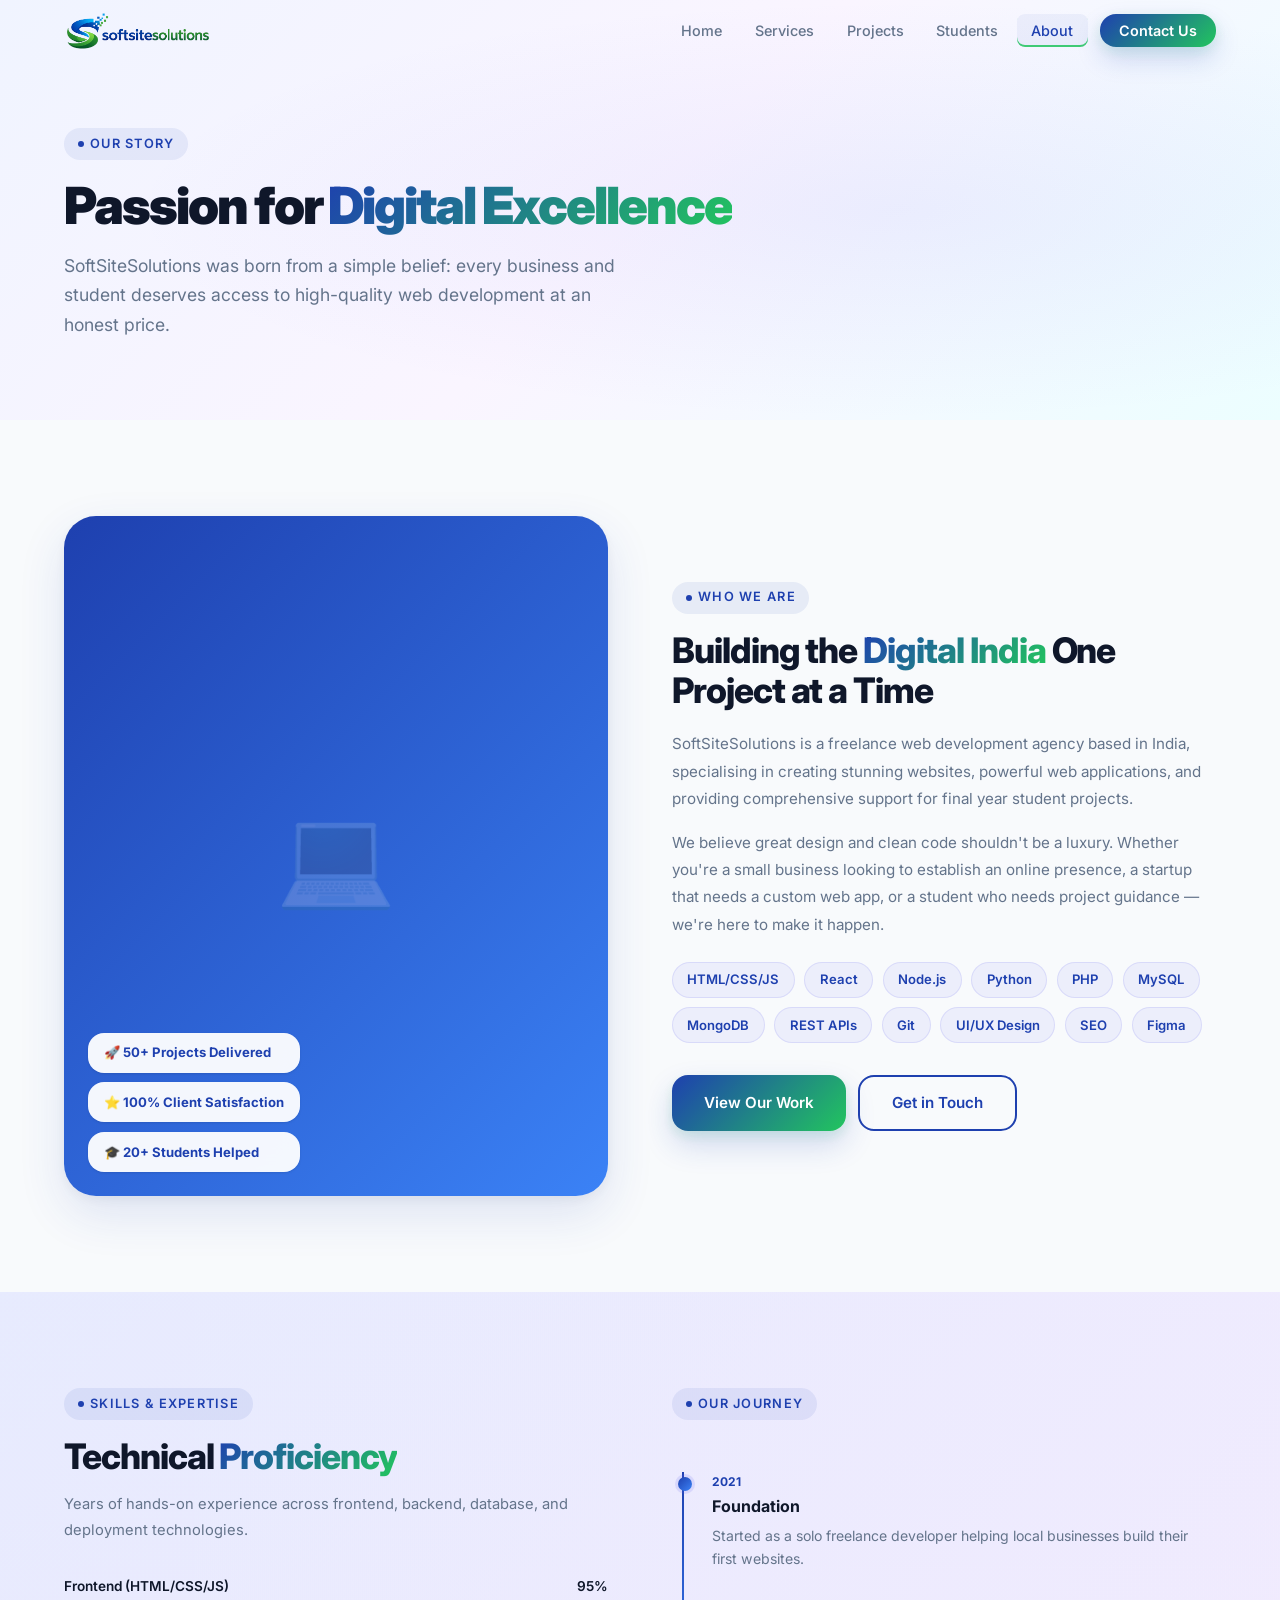
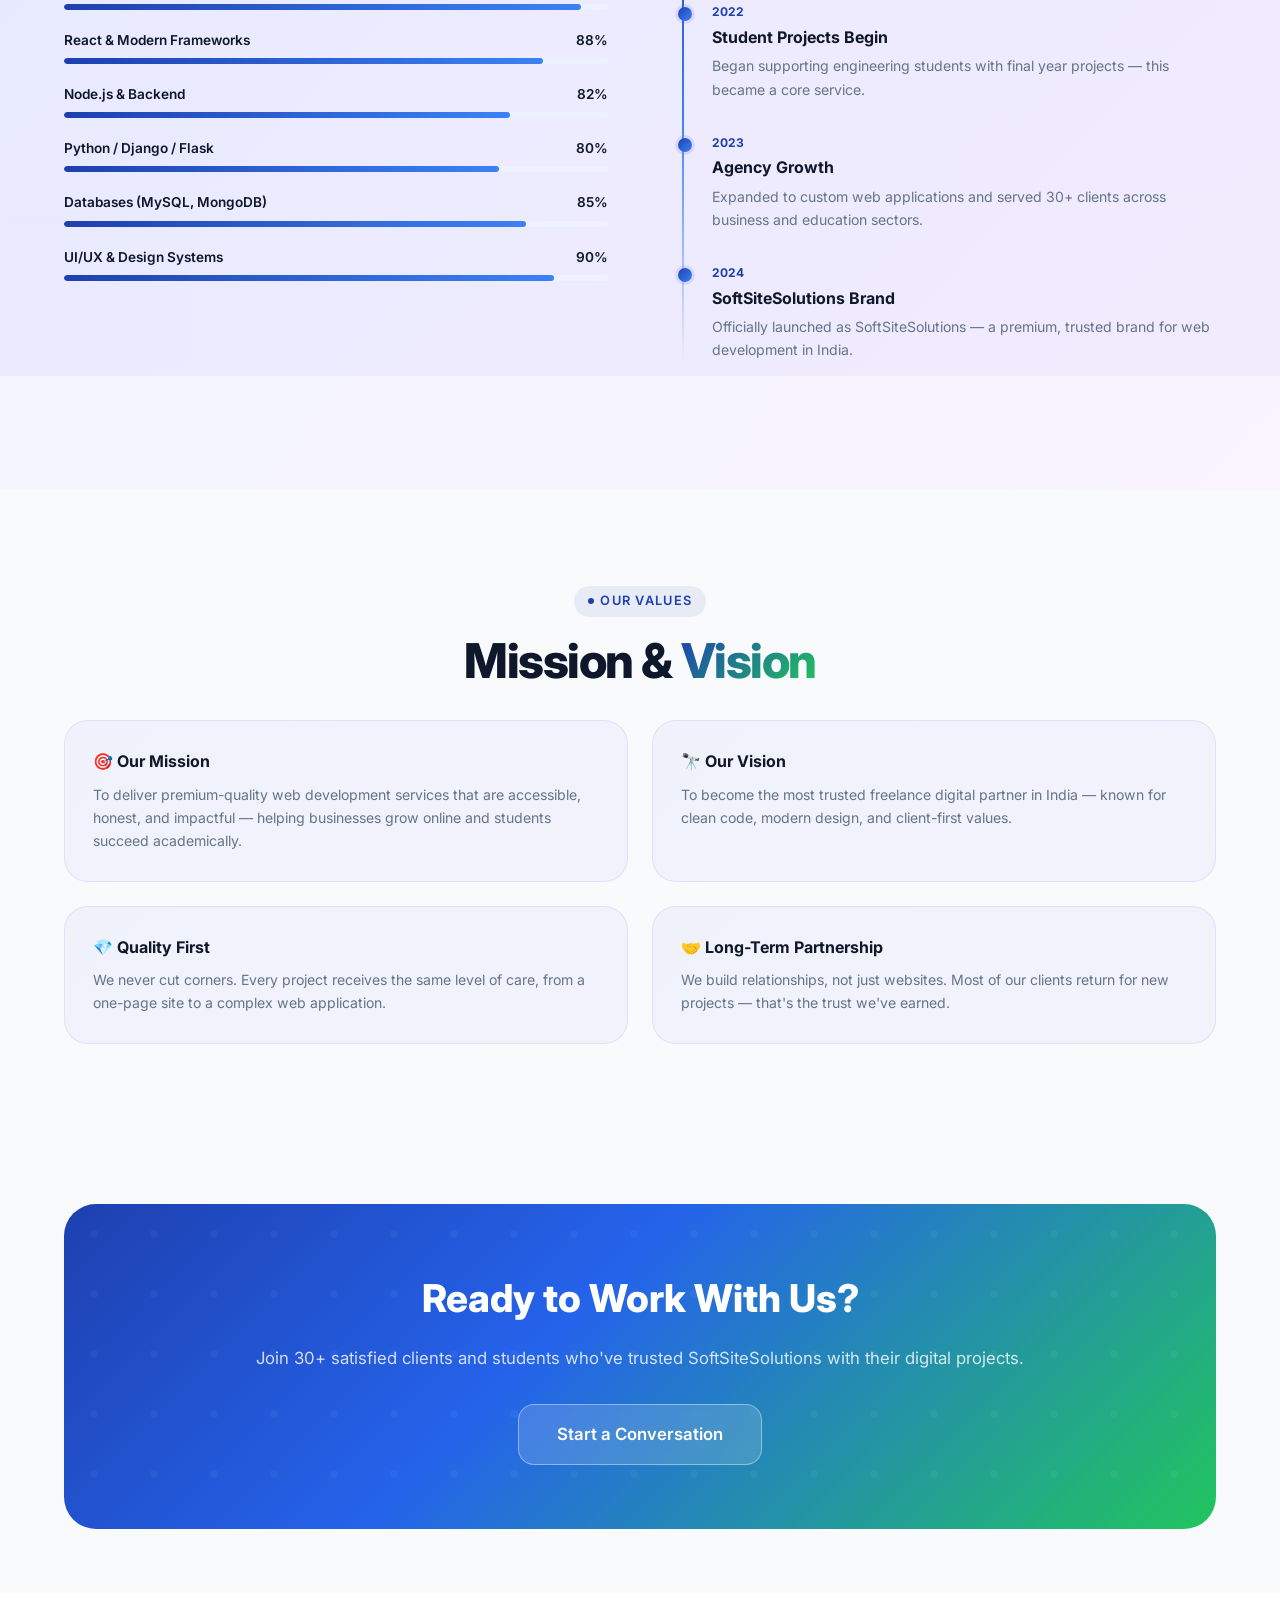
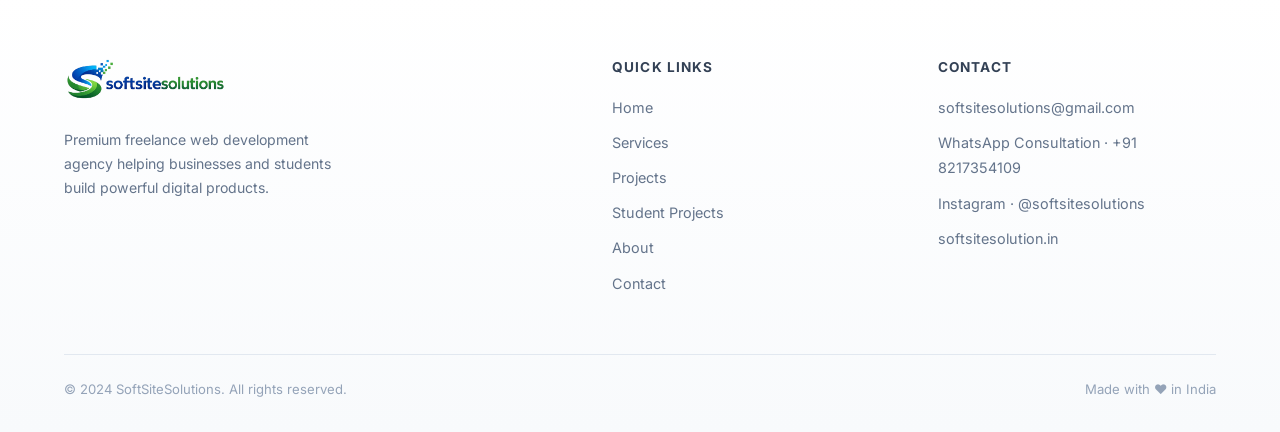
<file: about.html>
<!DOCTYPE html>
<html lang="en">
<head>
  <meta charset="UTF-8" />
  <meta name="viewport" content="width=device-width, initial-scale=1.0" />
  <title>About — SoftSiteSolutions | Our Story, Mission & Skills</title>
  <meta name="description" content="Learn about SoftSiteSolutions — a freelance web development agency in India with expertise in websites, web applications, and student project support." />
  <meta name="keywords" content="about SoftSiteSolutions, freelance web developer India story, web development agency India" />
  <meta property="og:title" content="About SoftSiteSolutions — Our Story & Mission" />
  <meta property="og:description" content="Premium freelance web development agency built on a passion for clean code, modern design, and client success." />
  <meta property="og:type" content="website" />
  <meta property="og:url" content="https://softsitesolution.in/about.html" />
  <link rel="canonical" href="https://softsitesolution.in/about.html" />
  <link rel="preconnect" href="https://fonts.googleapis.com" />
  <link rel="preconnect" href="https://fonts.gstatic.com" crossorigin />
  <link href="https://fonts.googleapis.com/css2?family=Inter:wght@400;500;600;700;800;900&display=swap" rel="stylesheet" />
  <link rel="stylesheet" href="assets/css/style.css" />
  <link rel="icon" href="favicon.ico" />
  <style>
    .timeline { position: relative; padding-left: 2.5rem; margin-top: 2rem; }
    .timeline::before {
      content:''; position: absolute; left: 10px; top: 0; bottom: 0; width: 2px;
      background: linear-gradient(180deg, var(--clr-primary), var(--clr-secondary), transparent);
    }
    .timeline-item { position: relative; margin-bottom: 2rem; }
    .timeline-dot {
      position: absolute; left: -2.15rem; top: 0.3rem;
      width: 14px; height: 14px; border-radius: 50%;
      background: linear-gradient(135deg, var(--clr-primary), var(--clr-secondary));
      box-shadow: 0 0 0 3px rgba(99,102,241,0.15);
    }
    .timeline-item h4 { font-size: 1rem; font-weight: 700; margin-bottom: 0.25rem; }
    .timeline-item p { font-size: 0.88rem; color: var(--clr-text-muted); line-height: 1.65; }
    .timeline-year { font-size: 0.75rem; font-weight: 700; color: var(--clr-primary); margin-bottom: 0.2rem; }
    .skill-bar-wrap { margin-bottom: 1.25rem; }
    .skill-bar-label { display: flex; justify-content: space-between; font-size: 0.85rem; font-weight: 600; margin-bottom: 0.4rem; }
    .skill-bar-track { height: 6px; background: var(--clr-bg3); border-radius: 99px; overflow: hidden; }
    .skill-bar-fill {
      height: 100%; border-radius: 99px;
      background: linear-gradient(90deg, var(--clr-primary), var(--clr-secondary));
      transform-origin: left;
      transform: scaleX(0);
      transition: transform 1s cubic-bezier(0.4,0,0.2,1);
    }
    .skill-bar-fill.animate { transform: scaleX(1); }
  </style>
</head>
<body>

<!-- Loader -->
<div id="page-loader">
  <div class="loader-logo">
    <img src="assets/projects/logo-trimmed.png" alt="SoftSiteSolutions logo" class="brand-mark" />
  </div>
  <div class="loader-bar"><div class="loader-bar-inner"></div></div>
</div>

<!-- Navbar -->
<nav class="navbar">
  <div class="nav-inner">
    <a href="index.html" class="nav-logo" aria-label="SoftSiteSolutions Home">
      <img src="assets/projects/logo-trimmed.png" alt="SoftSiteSolutions logo" class="brand-mark" />
    </a>
    <ul class="nav-links">
      <li><a href="index.html">Home</a></li>
      <li><a href="services.html">Services</a></li>
      <li><a href="projects.html">Projects</a></li>
      <li><a href="student.html">Students</a></li>
      <li><a href="about.html">About</a></li>
      <li><a href="contact.html" class="nav-cta">Contact Us</a></li>
    </ul>
    <button class="nav-hamburger" aria-label="Toggle menu"><span></span><span></span><span></span></button>
  </div>
</nav>
<div class="mobile-menu" role="dialog" aria-modal="true" aria-label="Mobile navigation">
  <div class="mobile-menu-shell">
    <div class="mobile-menu-links">
      <a href="index.html">Home</a>
      <a href="services.html">Services</a>
      <a href="projects.html">Projects</a>
      <a href="student.html">Students</a>
      <a href="about.html">About</a>
      <a href="contact.html">Contact</a>
    </div>
  </div>
</div>

<main class="page-wrapper">

  <!-- Page Header -->
  <header class="page-header">
    <div class="container">
      <div class="section-label reveal">Our Story</div>
      <h1 class="section-title reveal">Passion for <span class="highlight">Digital Excellence</span></h1>
      <p class="section-subtitle reveal">SoftSiteSolutions was born from a simple belief: every business and student deserves access to high-quality web development at an honest price.</p>
    </div>
  </header>

  <!-- About Story + Image -->
  <section class="section">
    <div class="container">
      <div class="about-grid">
        <div class="reveal-left">
          <div class="about-img-wrap">
            <div class="about-img-bg">💻</div>
            <div class="about-badges">
              <div class="about-badge">🚀 50+ Projects Delivered</div>
              <div class="about-badge">⭐ 100% Client Satisfaction</div>
              <div class="about-badge">🎓 20+ Students Helped</div>
            </div>
          </div>
        </div>
        <div class="reveal-right">
          <div class="section-label">Who We Are</div>
          <h2 class="section-title" style="font-size:clamp(1.6rem,3vw,2.2rem);">Building the <span class="highlight">Digital India</span> One Project at a Time</h2>
          <p style="color:var(--clr-text-muted);line-height:1.8;margin-top:1.25rem;font-size:0.95rem;">
            SoftSiteSolutions is a freelance web development agency based in India, specialising in creating stunning websites, powerful web applications, and providing comprehensive support for final year student projects.
          </p>
          <p style="color:var(--clr-text-muted);line-height:1.8;margin-top:1rem;font-size:0.95rem;">
            We believe great design and clean code shouldn't be a luxury. Whether you're a small business looking to establish an online presence, a startup that needs a custom web app, or a student who needs project guidance — we're here to make it happen.
          </p>
          <div class="skills-wrap mt-3">
            <span class="skill-tag">HTML/CSS/JS</span>
            <span class="skill-tag">React</span>
            <span class="skill-tag">Node.js</span>
            <span class="skill-tag">Python</span>
            <span class="skill-tag">PHP</span>
            <span class="skill-tag">MySQL</span>
            <span class="skill-tag">MongoDB</span>
            <span class="skill-tag">REST APIs</span>
            <span class="skill-tag">Git</span>
            <span class="skill-tag">UI/UX Design</span>
            <span class="skill-tag">SEO</span>
            <span class="skill-tag">Figma</span>
          </div>
          <div style="display:flex;gap:0.75rem;margin-top:2rem;flex-wrap:wrap;">
            <a href="projects.html" class="btn btn-primary">View Our Work</a>
            <a href="contact.html" class="btn btn-outline">Get in Touch</a>
          </div>
        </div>
      </div>
    </div>
  </section>

  <!-- Skills -->
  <section class="section parallax-section">
    <div class="parallax-bg" aria-hidden="true"></div>
    <div class="container parallax-content">
      <div style="display:grid;grid-template-columns:1fr 1fr;gap:4rem;align-items:start;">
        <div class="reveal-left">
          <div class="section-label">Skills & Expertise</div>
          <h2 class="section-title" style="font-size:clamp(1.6rem,3vw,2.2rem);">Technical <span class="highlight">Proficiency</span></h2>
          <p style="color:var(--clr-text-muted);line-height:1.75;margin:1rem 0 2rem;font-size:0.92rem;">
            Years of hands-on experience across frontend, backend, database, and deployment technologies.
          </p>
          <div id="skill-bars">
            <div class="skill-bar-wrap">
              <div class="skill-bar-label"><span>Frontend (HTML/CSS/JS)</span><span>95%</span></div>
              <div class="skill-bar-track"><div class="skill-bar-fill" style="--w:0.95"></div></div>
            </div>
            <div class="skill-bar-wrap">
              <div class="skill-bar-label"><span>React & Modern Frameworks</span><span>88%</span></div>
              <div class="skill-bar-track"><div class="skill-bar-fill" style="--w:0.88"></div></div>
            </div>
            <div class="skill-bar-wrap">
              <div class="skill-bar-label"><span>Node.js & Backend</span><span>82%</span></div>
              <div class="skill-bar-track"><div class="skill-bar-fill" style="--w:0.82"></div></div>
            </div>
            <div class="skill-bar-wrap">
              <div class="skill-bar-label"><span>Python / Django / Flask</span><span>80%</span></div>
              <div class="skill-bar-track"><div class="skill-bar-fill" style="--w:0.80"></div></div>
            </div>
            <div class="skill-bar-wrap">
              <div class="skill-bar-label"><span>Databases (MySQL, MongoDB)</span><span>85%</span></div>
              <div class="skill-bar-track"><div class="skill-bar-fill" style="--w:0.85"></div></div>
            </div>
            <div class="skill-bar-wrap">
              <div class="skill-bar-label"><span>UI/UX & Design Systems</span><span>90%</span></div>
              <div class="skill-bar-track"><div class="skill-bar-fill" style="--w:0.90"></div></div>
            </div>
          </div>
        </div>
        <div class="reveal-right">
          <div class="section-label" style="margin-bottom:1.25rem;">Our Journey</div>
          <div class="timeline">
            <div class="timeline-item">
              <div class="timeline-dot"></div>
              <div class="timeline-year">2021</div>
              <h4>Foundation</h4>
              <p>Started as a solo freelance developer helping local businesses build their first websites.</p>
            </div>
            <div class="timeline-item">
              <div class="timeline-dot"></div>
              <div class="timeline-year">2022</div>
              <h4>Student Projects Begin</h4>
              <p>Began supporting engineering students with final year projects — this became a core service.</p>
            </div>
            <div class="timeline-item">
              <div class="timeline-dot"></div>
              <div class="timeline-year">2023</div>
              <h4>Agency Growth</h4>
              <p>Expanded to custom web applications and served 30+ clients across business and education sectors.</p>
            </div>
            <div class="timeline-item">
              <div class="timeline-dot"></div>
              <div class="timeline-year">2024</div>
              <h4>SoftSiteSolutions Brand</h4>
              <p>Officially launched as SoftSiteSolutions — a premium, trusted brand for web development in India.</p>
            </div>
          </div>
        </div>
      </div>
    </div>
  </section>

  <!-- Mission & Vision -->
  <section class="section">
    <div class="container">
      <div class="text-center reveal">
        <div class="section-label">Our Values</div>
        <h2 class="section-title">Mission & <span class="highlight">Vision</span></h2>
      </div>
      <div class="mission-grid">
        <div class="mission-card reveal reveal-delay-1">
          <h4>🎯 Our Mission</h4>
          <p>To deliver premium-quality web development services that are accessible, honest, and impactful — helping businesses grow online and students succeed academically.</p>
        </div>
        <div class="mission-card reveal reveal-delay-2">
          <h4>🔭 Our Vision</h4>
          <p>To become the most trusted freelance digital partner in India — known for clean code, modern design, and client-first values.</p>
        </div>
        <div class="mission-card reveal reveal-delay-3">
          <h4>💎 Quality First</h4>
          <p>We never cut corners. Every project receives the same level of care, from a one-page site to a complex web application.</p>
        </div>
        <div class="mission-card reveal reveal-delay-4">
          <h4>🤝 Long-Term Partnership</h4>
          <p>We build relationships, not just websites. Most of our clients return for new projects — that's the trust we've earned.</p>
        </div>
      </div>
    </div>
  </section>

  <!-- CTA -->
  <section class="section-sm">
    <div class="container">
      <div class="cta-banner reveal">
        <h2>Ready to Work With Us?</h2>
        <p>Join 30+ satisfied clients and students who've trusted SoftSiteSolutions with their digital projects.</p>
        <a href="contact.html" class="btn btn-ghost btn-lg">Start a Conversation</a>
      </div>
    </div>
  </section>

</main>

<footer>
  <div class="container">
    <div class="footer-grid">
      <div class="footer-brand">
        <a href="index.html" class="footer-logo" aria-label="SoftSiteSolutions Home">
          <img src="assets/projects/logo-trimmed.png" alt="SoftSiteSolutions logo" class="brand-mark" />
        </a>
        <p>Premium freelance web development agency helping businesses and students build powerful digital products.</p>
      </div>
      <div>
        <h4>Quick Links</h4>
        <ul>
          <li><a href="index.html">Home</a></li>
          <li><a href="services.html">Services</a></li>
          <li><a href="projects.html">Projects</a></li>
          <li><a href="student.html">Student Projects</a></li>
          <li><a href="about.html">About</a></li>
          <li><a href="contact.html">Contact</a></li>
        </ul>
      </div>
      <div>
        <h4>Contact</h4>
        <ul>
          <li><a href="mailto:softsitesolutions@gmail.com">softsitesolutions@gmail.com</a></li>
          <li><a href="https://wa.me/918217354109" target="_blank" rel="noopener">WhatsApp Consultation · +91 8217354109</a></li>
          <li><a href="https://www.instagram.com/softsitesolutions?igsh=dnVqMmc5bXN5dXdi" target="_blank" rel="noopener">Instagram · @softsitesolutions</a></li>
          <li><a href="https://softsitesolution.in">softsitesolution.in</a></li>
        </ul>
      </div>
    </div>
    <div class="footer-bottom">
      <span>© 2024 SoftSiteSolutions. All rights reserved.</span>
      <span>Made with ❤️ in India</span>
    </div>
  </div>
</footer>

<button id="back-to-top" aria-label="Back to top">
  <svg viewBox="0 0 24 24"><polyline points="18 15 12 9 6 15"/></svg>
</button>
<div id="toast-container" aria-live="polite"></div>
<script src="assets/js/main.js"></script>
<script>
// Animate skill bars on scroll
const skillBarsSection = document.getElementById('skill-bars');
if (skillBarsSection) {
  const obs = new IntersectionObserver((entries) => {
    if (entries[0].isIntersecting) {
      document.querySelectorAll('.skill-bar-fill').forEach((bar, i) => {
        setTimeout(() => {
          bar.style.width = (parseFloat(bar.style.getPropertyValue('--w') || 0.8) * 100) + '%';
          bar.classList.add('animate');
        }, i * 120);
      });
      obs.disconnect();
    }
  }, { threshold: 0.3 });
  obs.observe(skillBarsSection);
}
</script>
</body>
</html>
</file>
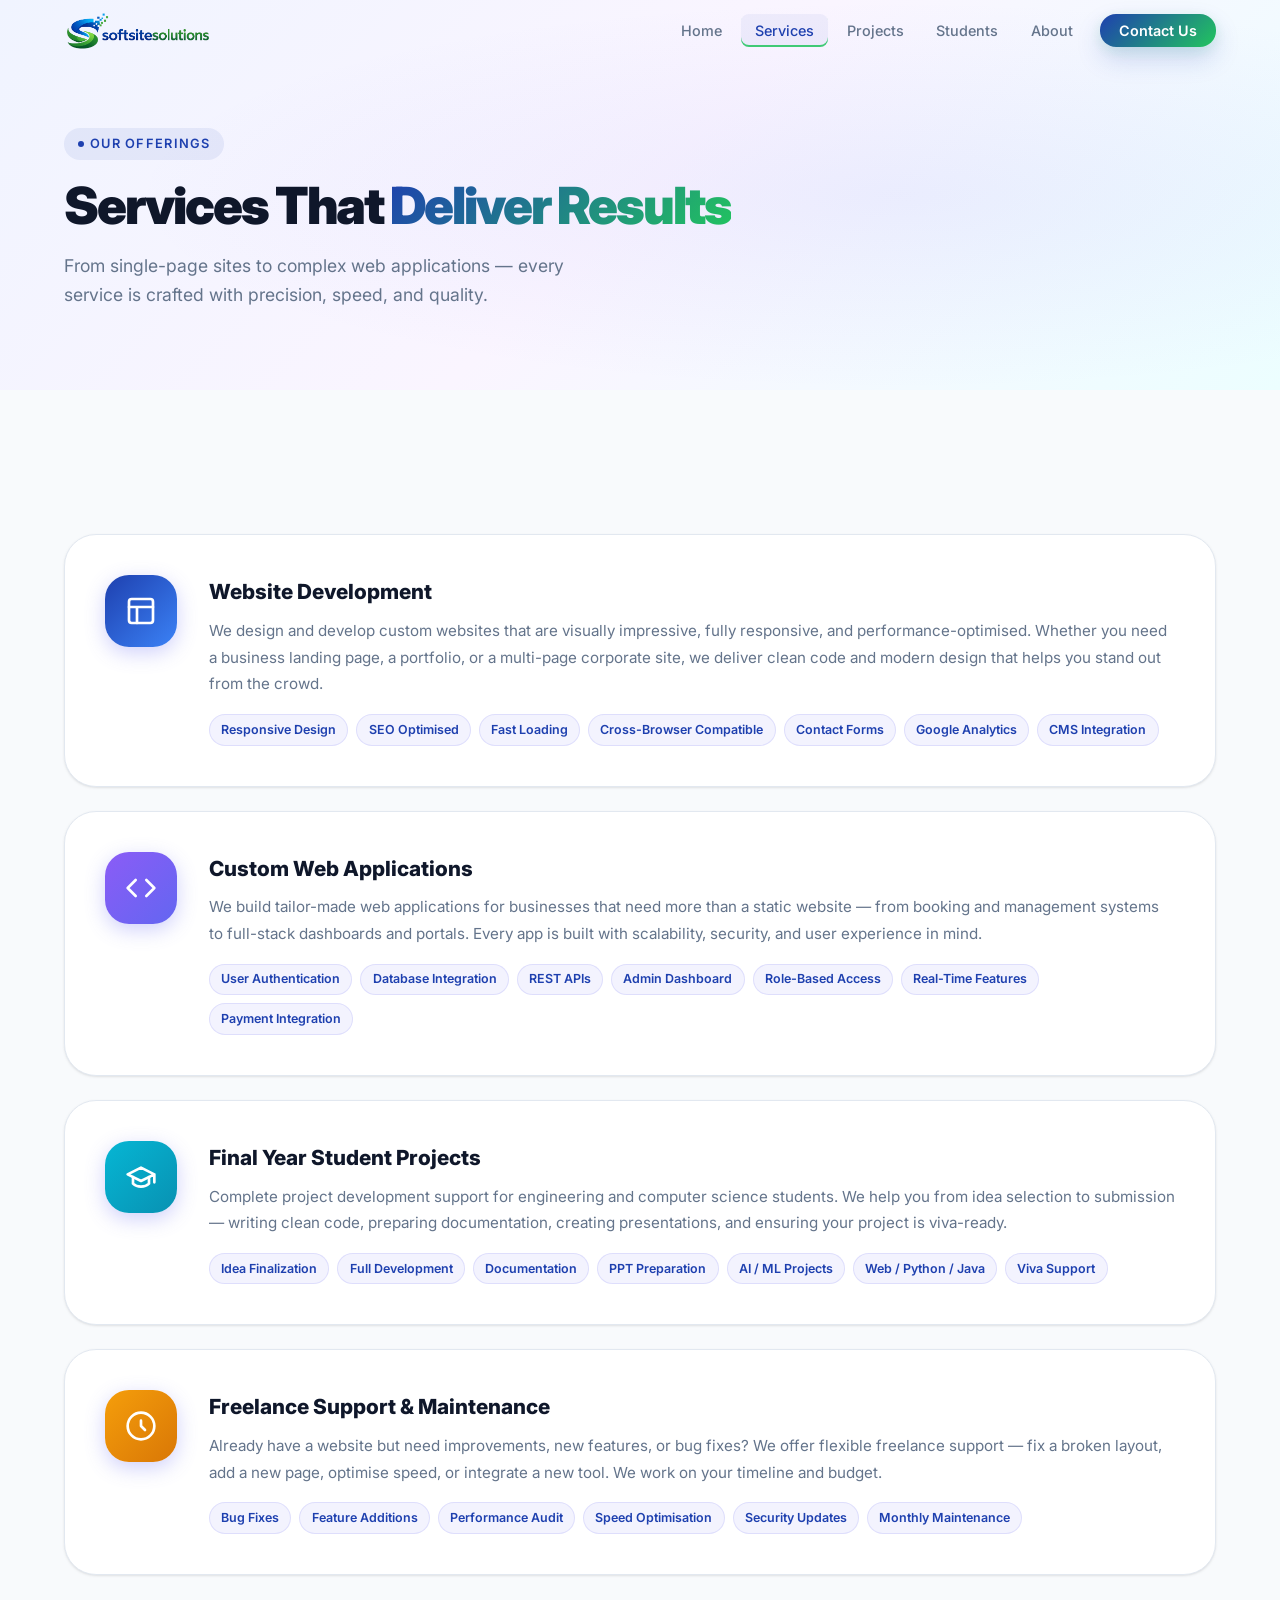
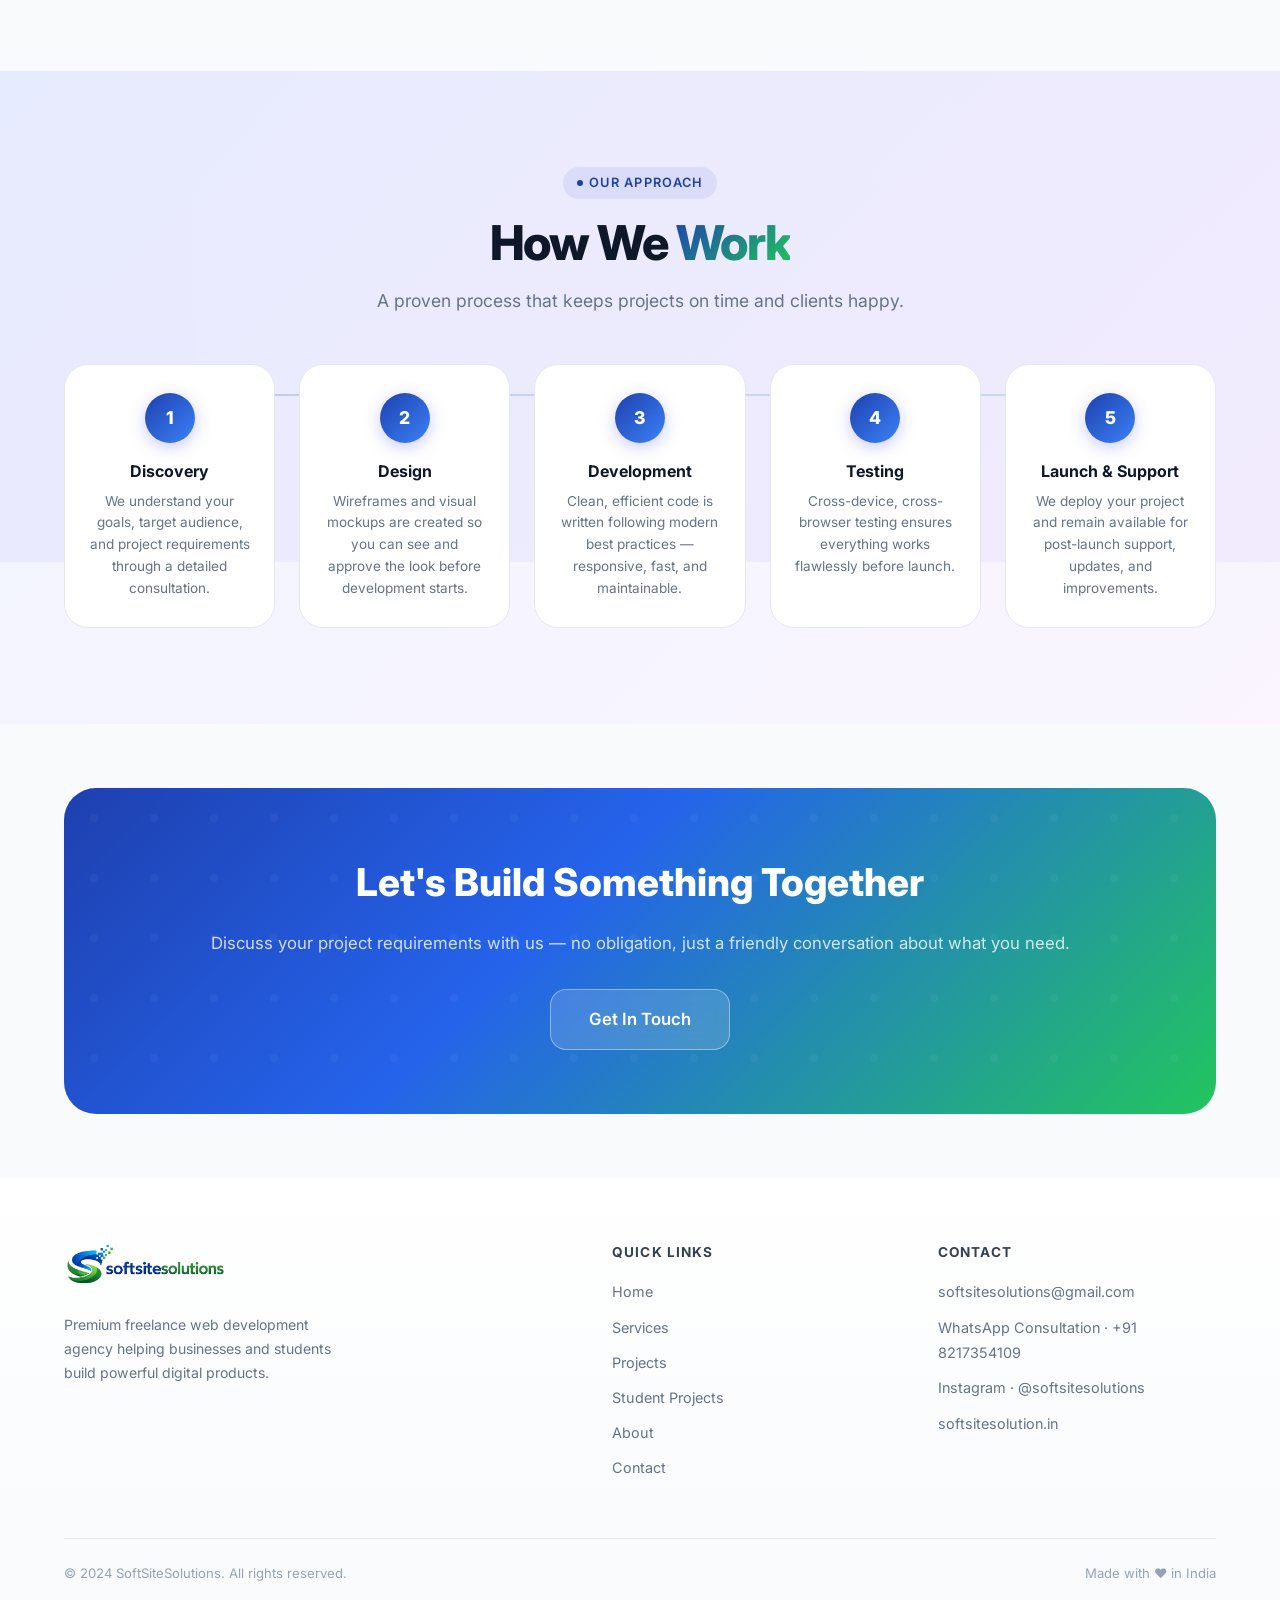
<file: services.html>
<!DOCTYPE html>
<html lang="en">
<head>
  <meta charset="UTF-8" />
  <meta name="viewport" content="width=device-width, initial-scale=1.0" />
  <title>Our Web Development Services | Business Sites & Custom Apps — SoftSiteSolutions</title>
  <meta name="description" content="Discover professional web development services at SoftSiteSolutions. We offer business website design, custom web applications, student project help, and freelance maintenance in India." />
  <meta name="keywords" content="professional web development services, business website design India, custom web app development, student IT projects, website maintenance freelancer" />
  <meta property="og:title" content="Web Development Services | SoftSiteSolutions" />
  <meta property="og:description" content="Premium web development services: business websites, custom web apps, student projects, and expert maintenance." />
  <meta property="og:type" content="website" />
  <meta property="og:url" content="https://softsitesolution.in/services.html" />
  <link rel="canonical" href="https://softsitesolution.in/services.html" />
  <link rel="preconnect" href="https://fonts.googleapis.com" />
  <link rel="preconnect" href="https://fonts.gstatic.com" crossorigin />
  <link href="https://fonts.googleapis.com/css2?family=Inter:wght@400;500;600;700;800;900&display=swap" rel="stylesheet" />
  <link rel="stylesheet" href="assets/css/style.css" />
  <link rel="icon" href="favicon.ico" />
  <style>
    .service-full-card {
      background: #fff; border: 1px solid var(--clr-border);
      border-radius: var(--radius-xl); padding: 2.5rem;
      box-shadow: var(--shadow-sm);
      transition: transform var(--transition), box-shadow var(--transition), border-color var(--transition);
      display: grid; grid-template-columns: auto 1fr; gap: 2rem; align-items: start;
    }
    .service-full-card:hover { transform: translateY(-4px); box-shadow: var(--shadow-lg); border-color: rgba(99,102,241,0.2); }
    .service-icon-lg {
      width: 72px; height: 72px; flex-shrink: 0;
      border-radius: var(--radius-lg);
      background: linear-gradient(135deg, var(--clr-primary), var(--clr-secondary));
      display: flex; align-items: center; justify-content: center;
      box-shadow: 0 6px 20px rgba(99,102,241,0.3);
      transition: transform var(--transition);
    }
    .service-full-card:hover .service-icon-lg { transform: scale(1.08) rotate(-4deg); }
    .service-icon-lg svg { width: 32px; height: 32px; stroke: #fff; fill: none; stroke-width: 2; stroke-linecap: round; stroke-linejoin: round; }
    .service-full-card h3 { font-size: 1.3rem; font-weight: 800; margin-bottom: 0.6rem; }
    .service-full-card p { color: var(--clr-text-muted); line-height: 1.75; font-size: 0.95rem; margin-bottom: 1rem; }
    .feature-list { display: flex; flex-wrap: wrap; gap: 0.5rem; }
    .feature-tag {
      font-size: 0.78rem; font-weight: 600;
      padding: 0.3rem 0.7rem;
      background: rgba(99,102,241,0.08);
      border: 1px solid rgba(99,102,241,0.15);
      border-radius: 99px; color: var(--clr-primary);
    }
    .services-list { display: flex; flex-direction: column; gap: 1.5rem; margin-top: 3rem; }
    @media (max-width: 600px) {
      .service-full-card { grid-template-columns: 1fr; }
    }
  </style>
</head>
<body>

<!-- Loader -->
<div id="page-loader">
  <div class="loader-logo">
    <img src="assets/projects/logo-trimmed.png" alt="SoftSiteSolutions logo" class="brand-mark" />
  </div>
  <div class="loader-bar"><div class="loader-bar-inner"></div></div>
</div>

<!-- Navbar -->
<nav class="navbar">
  <div class="nav-inner">
    <a href="index.html" class="nav-logo" aria-label="SoftSiteSolutions Home">
      <img src="assets/projects/logo-trimmed.png" alt="SoftSiteSolutions logo" class="brand-mark" />
    </a>
    <ul class="nav-links">
      <li><a href="index.html">Home</a></li>
      <li><a href="services.html">Services</a></li>
      <li><a href="projects.html">Projects</a></li>
      <li><a href="student.html">Students</a></li>
      <li><a href="about.html">About</a></li>
      <li><a href="contact.html" class="nav-cta">Contact Us</a></li>
    </ul>
    <button class="nav-hamburger" aria-label="Toggle menu"><span></span><span></span><span></span></button>
  </div>
</nav>
<div class="mobile-menu" role="dialog" aria-modal="true" aria-label="Mobile navigation">
  <div class="mobile-menu-shell">
    <div class="mobile-menu-links">
      <a href="index.html">Home</a>
      <a href="services.html">Services</a>
      <a href="projects.html">Projects</a>
      <a href="student.html">Students</a>
      <a href="about.html">About</a>
      <a href="contact.html">Contact</a>
    </div>
  </div>
</div>

<main class="page-wrapper">

  <!-- Page Header -->
  <header class="page-header">
    <div class="container">
      <div class="section-label reveal">Our Offerings</div>
      <h1 class="section-title reveal">Services That <span class="highlight">Deliver Results</span></h1>
      <p class="section-subtitle reveal">From single-page sites to complex web applications — every service is crafted with precision, speed, and quality.</p>
    </div>
  </header>

  <!-- Services List -->
  <section class="section">
    <div class="container">
      <div class="services-list">

        <!-- Website Development -->
        <div class="service-full-card reveal">
          <div class="service-icon-lg">
            <svg viewBox="0 0 24 24"><rect x="3" y="3" width="18" height="18" rx="2"/><path d="M3 9h18M9 21V9"/></svg>
          </div>
          <div>
            <h3>Website Development</h3>
            <p>We design and develop custom websites that are visually impressive, fully responsive, and performance-optimised. Whether you need a business landing page, a portfolio, or a multi-page corporate site, we deliver clean code and modern design that helps you stand out from the crowd.</p>
            <div class="feature-list">
              <span class="feature-tag">Responsive Design</span>
              <span class="feature-tag">SEO Optimised</span>
              <span class="feature-tag">Fast Loading</span>
              <span class="feature-tag">Cross-Browser Compatible</span>
              <span class="feature-tag">Contact Forms</span>
              <span class="feature-tag">Google Analytics</span>
              <span class="feature-tag">CMS Integration</span>
            </div>
          </div>
        </div>

        <!-- Custom Web Applications -->
        <div class="service-full-card reveal">
          <div class="service-icon-lg" style="background:linear-gradient(135deg,#8b5cf6,#6366f1);">
            <svg viewBox="0 0 24 24"><polyline points="16 18 22 12 16 6"/><polyline points="8 6 2 12 8 18"/></svg>
          </div>
          <div>
            <h3>Custom Web Applications</h3>
            <p>We build tailor-made web applications for businesses that need more than a static website — from booking and management systems to full-stack dashboards and portals. Every app is built with scalability, security, and user experience in mind.</p>
            <div class="feature-list">
              <span class="feature-tag">User Authentication</span>
              <span class="feature-tag">Database Integration</span>
              <span class="feature-tag">REST APIs</span>
              <span class="feature-tag">Admin Dashboard</span>
              <span class="feature-tag">Role-Based Access</span>
              <span class="feature-tag">Real-Time Features</span>
              <span class="feature-tag">Payment Integration</span>
            </div>
          </div>
        </div>

        <!-- Student Projects -->
        <div class="service-full-card reveal">
          <div class="service-icon-lg" style="background:linear-gradient(135deg,#06b6d4,#0891b2);">
            <svg viewBox="0 0 24 24"><path d="M22 10v6M2 10l10-5 10 5-10 5z"/><path d="M6 12v5c3 3 9 3 12 0v-5"/></svg>
          </div>
          <div>
            <h3>Final Year Student Projects</h3>
            <p>Complete project development support for engineering and computer science students. We help you from idea selection to submission — writing clean code, preparing documentation, creating presentations, and ensuring your project is viva-ready.</p>
            <div class="feature-list">
              <span class="feature-tag">Idea Finalization</span>
              <span class="feature-tag">Full Development</span>
              <span class="feature-tag">Documentation</span>
              <span class="feature-tag">PPT Preparation</span>
              <span class="feature-tag">AI / ML Projects</span>
              <span class="feature-tag">Web / Python / Java</span>
              <span class="feature-tag">Viva Support</span>
            </div>
          </div>
        </div>

        <!-- Freelance Support -->
        <div class="service-full-card reveal">
          <div class="service-icon-lg" style="background:linear-gradient(135deg,#f59e0b,#d97706);">
            <svg viewBox="0 0 24 24"><circle cx="12" cy="12" r="10"/><path d="M12 8v4l3 3"/></svg>
          </div>
          <div>
            <h3>Freelance Support & Maintenance</h3>
            <p>Already have a website but need improvements, new features, or bug fixes? We offer flexible freelance support — fix a broken layout, add a new page, optimise speed, or integrate a new tool. We work on your timeline and budget.</p>
            <div class="feature-list">
              <span class="feature-tag">Bug Fixes</span>
              <span class="feature-tag">Feature Additions</span>
              <span class="feature-tag">Performance Audit</span>
              <span class="feature-tag">Speed Optimisation</span>
              <span class="feature-tag">Security Updates</span>
              <span class="feature-tag">Monthly Maintenance</span>
            </div>
          </div>
        </div>

      </div>
    </div>
  </section>

  <!-- Why Our Process Works -->
  <section class="section parallax-section">
    <div class="parallax-bg" aria-hidden="true"></div>
    <div class="container parallax-content">
      <div class="text-center reveal">
        <div class="section-label">Our Approach</div>
        <h2 class="section-title">How We <span class="highlight">Work</span></h2>
        <p class="section-subtitle">A proven process that keeps projects on time and clients happy.</p>
      </div>
      <div class="process-steps">
        <div class="step-card reveal reveal-delay-1">
          <div class="step-num">1</div>
          <h3>Discovery</h3>
          <p>We understand your goals, target audience, and project requirements through a detailed consultation.</p>
        </div>
        <div class="step-card reveal reveal-delay-2">
          <div class="step-num">2</div>
          <h3>Design</h3>
          <p>Wireframes and visual mockups are created so you can see and approve the look before development starts.</p>
        </div>
        <div class="step-card reveal reveal-delay-3">
          <div class="step-num">3</div>
          <h3>Development</h3>
          <p>Clean, efficient code is written following modern best practices — responsive, fast, and maintainable.</p>
        </div>
        <div class="step-card reveal reveal-delay-4">
          <div class="step-num">4</div>
          <h3>Testing</h3>
          <p>Cross-device, cross-browser testing ensures everything works flawlessly before launch.</p>
        </div>
        <div class="step-card reveal reveal-delay-5">
          <div class="step-num">5</div>
          <h3>Launch & Support</h3>
          <p>We deploy your project and remain available for post-launch support, updates, and improvements.</p>
        </div>
      </div>
    </div>
  </section>

  <!-- CTA -->
  <section class="section-sm">
    <div class="container">
      <div class="cta-banner reveal">
        <h2>Let's Build Something Together</h2>
        <p>Discuss your project requirements with us — no obligation, just a friendly conversation about what you need.</p>
        <a href="contact.html" class="btn btn-ghost btn-lg">Get In Touch</a>
      </div>
    </div>
  </section>

</main>

<footer>
  <div class="container">
    <div class="footer-grid">
      <div class="footer-brand">
        <a href="index.html" class="footer-logo" aria-label="SoftSiteSolutions Home">
          <img src="assets/projects/logo-trimmed.png" alt="SoftSiteSolutions logo" class="brand-mark" />
        </a>
        <p>Premium freelance web development agency helping businesses and students build powerful digital products.</p>
      </div>
      <div>
        <h4>Quick Links</h4>
        <ul>
          <li><a href="index.html">Home</a></li>
          <li><a href="services.html">Services</a></li>
          <li><a href="projects.html">Projects</a></li>
          <li><a href="student.html">Student Projects</a></li>
          <li><a href="about.html">About</a></li>
          <li><a href="contact.html">Contact</a></li>
        </ul>
      </div>
      <div>
        <h4>Contact</h4>
        <ul>
          <li><a href="mailto:softsitesolutions@gmail.com">softsitesolutions@gmail.com</a></li>
          <li><a href="https://wa.me/918217354109" target="_blank" rel="noopener">WhatsApp Consultation · +91 8217354109</a></li>
          <li><a href="https://www.instagram.com/softsitesolutions?igsh=dnVqMmc5bXN5dXdi" target="_blank" rel="noopener">Instagram · @softsitesolutions</a></li>
          <li><a href="https://softsitesolution.in">softsitesolution.in</a></li>
        </ul>
      </div>
    </div>
    <div class="footer-bottom">
      <span>© 2024 SoftSiteSolutions. All rights reserved.</span>
      <span>Made with ❤️ in India</span>
    </div>
  </div>
</footer>

<button id="back-to-top" aria-label="Back to top">
  <svg viewBox="0 0 24 24"><polyline points="18 15 12 9 6 15"/></svg>
</button>
<div id="toast-container" aria-live="polite"></div>
<script src="assets/js/main.js"></script>
</body>
</html>
</file>
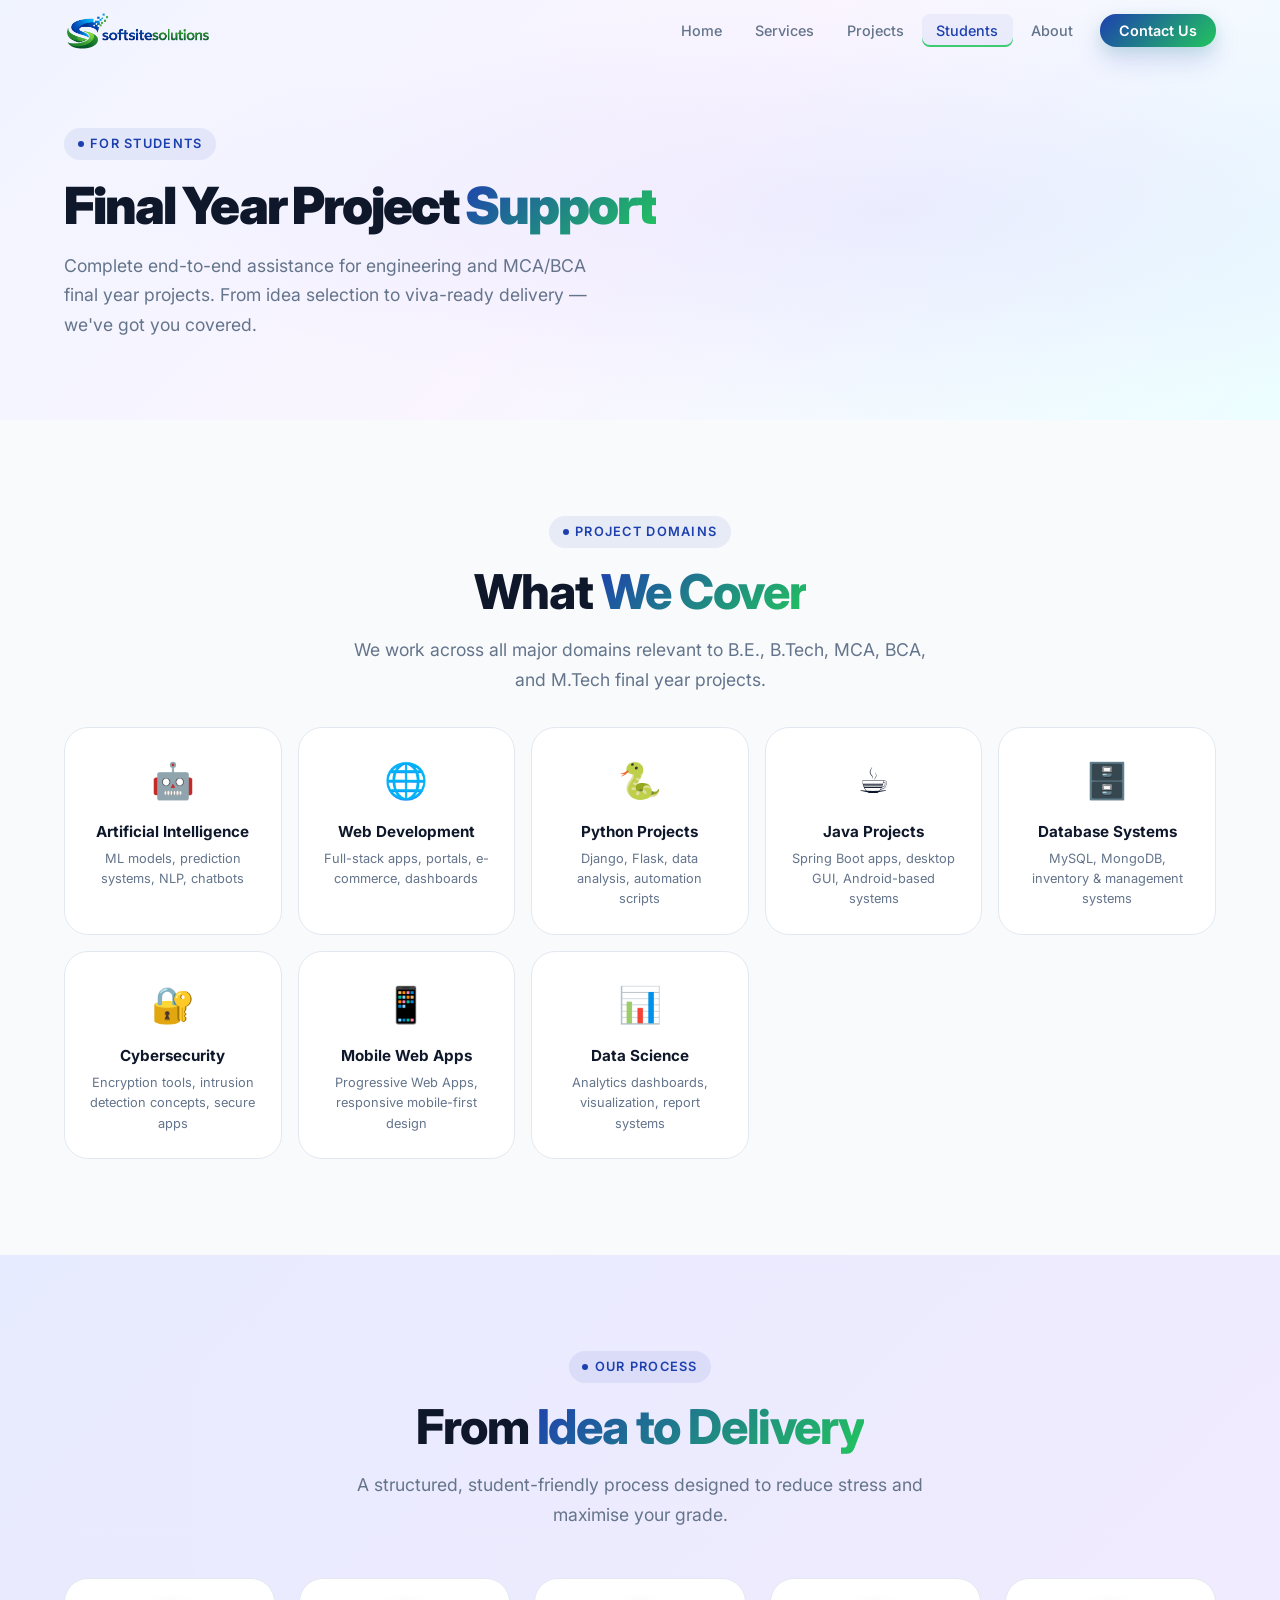
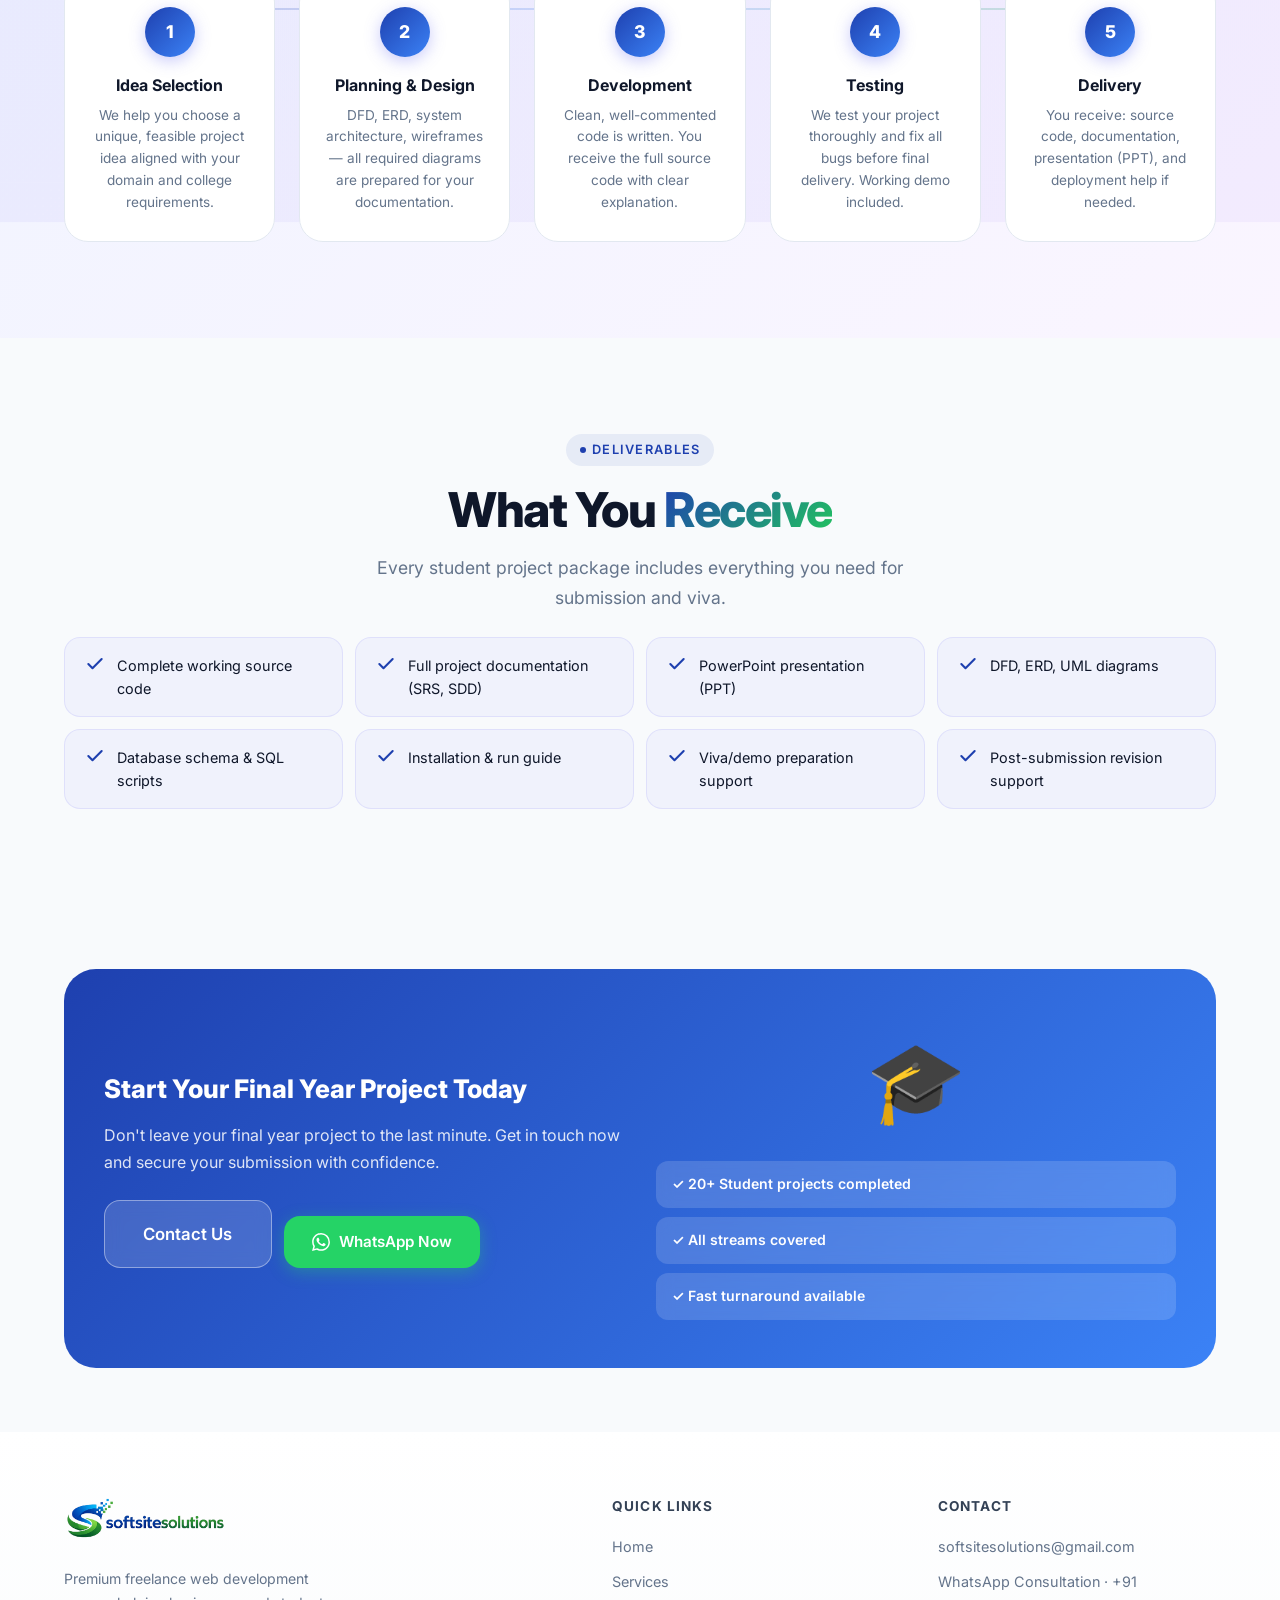
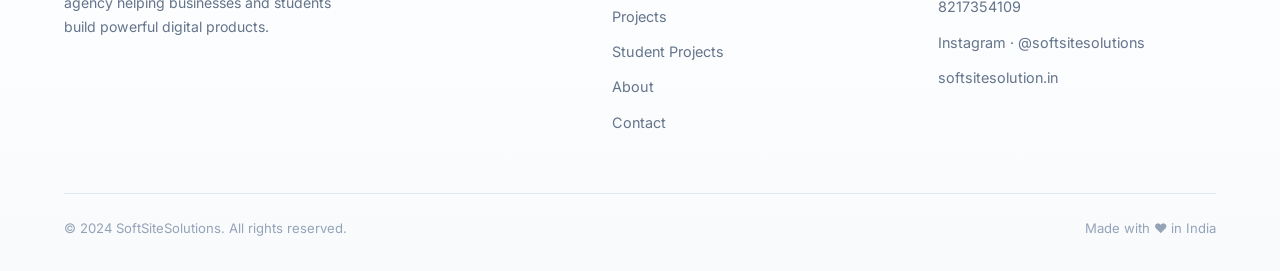
<file: student.html>
<!DOCTYPE html>
<html lang="en">
<head>
  <meta charset="UTF-8" />
  <meta name="viewport" content="width=device-width, initial-scale=1.0" />
  <title>Student Projects — SoftSiteSolutions | Final Year Project Help India</title>
  <meta name="description" content="Get expert help with your final year project. We support AI, web, Python, Java, and more. Idea to delivery with full documentation. India's trusted student project developer." />
  <meta name="keywords" content="final year project developer India, student project help, BE MCA BCA project support, AI ML project India, Python Java web project" />
  <meta property="og:title" content="Student Projects — SoftSiteSolutions" />
  <meta property="og:description" content="End-to-end final year project support. Idea finalization, development, testing, documentation, and viva preparation." />
  <meta property="og:type" content="website" />
  <meta property="og:url" content="https://softsitesolution.in/student.html" />
  <link rel="canonical" href="https://softsitesolution.in/student.html" />
  <link rel="preconnect" href="https://fonts.googleapis.com" />
  <link rel="preconnect" href="https://fonts.gstatic.com" crossorigin />
  <link href="https://fonts.googleapis.com/css2?family=Inter:wght@400;500;600;700;800;900&display=swap" rel="stylesheet" />
  <link rel="stylesheet" href="assets/css/style.css" />
  <link rel="icon" href="favicon.ico" />
  <style>
    .include-card {
      display:flex;align-items:flex-start;gap:0.75rem;
      padding:1rem 1.25rem;
      background:rgba(99,102,241,0.05);
      border:1px solid rgba(99,102,241,0.12);
      border-radius:var(--radius-md);
      font-size:0.9rem;
      transition:background var(--transition);
    }
    .include-card:hover{background:rgba(99,102,241,0.1);}
    .check-icon{width:20px;height:20px;flex-shrink:0;color:var(--clr-primary);}
    .includes-grid{display:grid;grid-template-columns:repeat(auto-fit,minmax(240px,1fr));gap:0.75rem;margin-top:1.5rem;}
    .highlight-box{
      background:linear-gradient(135deg,var(--clr-primary) 0%,var(--clr-secondary) 100%);
      border-radius:var(--radius-xl);padding:3rem 2.5rem;color:#fff;
      display:grid;grid-template-columns:1fr 1fr;gap:2rem;align-items:center;
    }
    .highlight-box h3{font-size:1.6rem;font-weight:800;margin-bottom:0.75rem;}
    .highlight-box p{opacity:0.85;line-height:1.7;}
    @media(max-width:640px){.highlight-box{grid-template-columns:1fr;}}
  </style>
</head>
<body>

<!-- Loader -->
<div id="page-loader">
  <div class="loader-logo">
    <img src="assets/projects/logo-trimmed.png" alt="SoftSiteSolutions logo" class="brand-mark" />
  </div>
  <div class="loader-bar"><div class="loader-bar-inner"></div></div>
</div>

<!-- Navbar -->
<nav class="navbar">
  <div class="nav-inner">
    <a href="index.html" class="nav-logo" aria-label="SoftSiteSolutions Home">
      <img src="assets/projects/logo-trimmed.png" alt="SoftSiteSolutions logo" class="brand-mark" />
    </a>
    <ul class="nav-links">
      <li><a href="index.html">Home</a></li>
      <li><a href="services.html">Services</a></li>
      <li><a href="projects.html">Projects</a></li>
      <li><a href="student.html">Students</a></li>
      <li><a href="about.html">About</a></li>
      <li><a href="contact.html" class="nav-cta">Contact Us</a></li>
    </ul>
    <button class="nav-hamburger" aria-label="Toggle menu"><span></span><span></span><span></span></button>
  </div>
</nav>
<div class="mobile-menu" role="dialog" aria-modal="true" aria-label="Mobile navigation">
  <div class="mobile-menu-shell">
    <div class="mobile-menu-links">
      <a href="index.html">Home</a>
      <a href="services.html">Services</a>
      <a href="projects.html">Projects</a>
      <a href="student.html">Students</a>
      <a href="about.html">About</a>
      <a href="contact.html">Contact</a>
    </div>
  </div>
</div>

<main class="page-wrapper">

  <!-- Page Header -->
  <header class="page-header">
    <div class="container">
      <div class="section-label reveal">For Students</div>
      <h1 class="section-title reveal">Final Year Project <span class="highlight">Support</span></h1>
      <p class="section-subtitle reveal">Complete end-to-end assistance for engineering and MCA/BCA final year projects. From idea selection to viva-ready delivery — we've got you covered.</p>
    </div>
  </header>

  <!-- Domains -->
  <section class="section">
    <div class="container">
      <div class="text-center reveal">
        <div class="section-label">Project Domains</div>
        <h2 class="section-title">What <span class="highlight">We Cover</span></h2>
        <p class="section-subtitle">We work across all major domains relevant to B.E., B.Tech, MCA, BCA, and M.Tech final year projects.</p>
      </div>
      <div class="domains-grid">
        <div class="domain-card reveal reveal-delay-1">
          <div class="domain-emoji">🤖</div>
          <h4>Artificial Intelligence</h4>
          <p>ML models, prediction systems, NLP, chatbots</p>
        </div>
        <div class="domain-card reveal reveal-delay-2">
          <div class="domain-emoji">🌐</div>
          <h4>Web Development</h4>
          <p>Full-stack apps, portals, e-commerce, dashboards</p>
        </div>
        <div class="domain-card reveal reveal-delay-3">
          <div class="domain-emoji">🐍</div>
          <h4>Python Projects</h4>
          <p>Django, Flask, data analysis, automation scripts</p>
        </div>
        <div class="domain-card reveal reveal-delay-4">
          <div class="domain-emoji">☕</div>
          <h4>Java Projects</h4>
          <p>Spring Boot apps, desktop GUI, Android-based systems</p>
        </div>
        <div class="domain-card reveal reveal-delay-5">
          <div class="domain-emoji">🗄️</div>
          <h4>Database Systems</h4>
          <p>MySQL, MongoDB, inventory & management systems</p>
        </div>
        <div class="domain-card reveal">
          <div class="domain-emoji">🔐</div>
          <h4>Cybersecurity</h4>
          <p>Encryption tools, intrusion detection concepts, secure apps</p>
        </div>
        <div class="domain-card reveal reveal-delay-1">
          <div class="domain-emoji">📱</div>
          <h4>Mobile Web Apps</h4>
          <p>Progressive Web Apps, responsive mobile-first design</p>
        </div>
        <div class="domain-card reveal reveal-delay-2">
          <div class="domain-emoji">📊</div>
          <h4>Data Science</h4>
          <p>Analytics dashboards, visualization, report systems</p>
        </div>
      </div>
    </div>
  </section>

  <!-- Process -->
  <section class="section parallax-section">
    <div class="parallax-bg" aria-hidden="true"></div>
    <div class="container parallax-content">
      <div class="text-center reveal">
        <div class="section-label">Our Process</div>
        <h2 class="section-title">From <span class="highlight">Idea to Delivery</span></h2>
        <p class="section-subtitle">A structured, student-friendly process designed to reduce stress and maximise your grade.</p>
      </div>
      <div class="process-steps">
        <div class="step-card reveal reveal-delay-1">
          <div class="step-num">1</div>
          <h3>Idea Selection</h3>
          <p>We help you choose a unique, feasible project idea aligned with your domain and college requirements.</p>
        </div>
        <div class="step-card reveal reveal-delay-2">
          <div class="step-num">2</div>
          <h3>Planning & Design</h3>
          <p>DFD, ERD, system architecture, wireframes — all required diagrams are prepared for your documentation.</p>
        </div>
        <div class="step-card reveal reveal-delay-3">
          <div class="step-num">3</div>
          <h3>Development</h3>
          <p>Clean, well-commented code is written. You receive the full source code with clear explanation.</p>
        </div>
        <div class="step-card reveal reveal-delay-4">
          <div class="step-num">4</div>
          <h3>Testing</h3>
          <p>We test your project thoroughly and fix all bugs before final delivery. Working demo included.</p>
        </div>
        <div class="step-card reveal reveal-delay-5">
          <div class="step-num">5</div>
          <h3>Delivery</h3>
          <p>You receive: source code, documentation, presentation (PPT), and deployment help if needed.</p>
        </div>
      </div>
    </div>
  </section>

  <!-- What's Included -->
  <section class="section">
    <div class="container">
      <div class="text-center reveal">
        <div class="section-label">Deliverables</div>
        <h2 class="section-title">What You <span class="highlight">Receive</span></h2>
        <p class="section-subtitle">Every student project package includes everything you need for submission and viva.</p>
      </div>
      <div class="includes-grid">
        <div class="include-card reveal">
          <svg class="check-icon" viewBox="0 0 24 24" fill="none" stroke="currentColor" stroke-width="2.5" stroke-linecap="round" stroke-linejoin="round"><polyline points="20 6 9 17 4 12"/></svg>
          <span>Complete working source code</span>
        </div>
        <div class="include-card reveal reveal-delay-1">
          <svg class="check-icon" viewBox="0 0 24 24" fill="none" stroke="currentColor" stroke-width="2.5" stroke-linecap="round" stroke-linejoin="round"><polyline points="20 6 9 17 4 12"/></svg>
          <span>Full project documentation (SRS, SDD)</span>
        </div>
        <div class="include-card reveal reveal-delay-2">
          <svg class="check-icon" viewBox="0 0 24 24" fill="none" stroke="currentColor" stroke-width="2.5" stroke-linecap="round" stroke-linejoin="round"><polyline points="20 6 9 17 4 12"/></svg>
          <span>PowerPoint presentation (PPT)</span>
        </div>
        <div class="include-card reveal reveal-delay-3">
          <svg class="check-icon" viewBox="0 0 24 24" fill="none" stroke="currentColor" stroke-width="2.5" stroke-linecap="round" stroke-linejoin="round"><polyline points="20 6 9 17 4 12"/></svg>
          <span>DFD, ERD, UML diagrams</span>
        </div>
        <div class="include-card reveal reveal-delay-4">
          <svg class="check-icon" viewBox="0 0 24 24" fill="none" stroke="currentColor" stroke-width="2.5" stroke-linecap="round" stroke-linejoin="round"><polyline points="20 6 9 17 4 12"/></svg>
          <span>Database schema & SQL scripts</span>
        </div>
        <div class="include-card reveal reveal-delay-5">
          <svg class="check-icon" viewBox="0 0 24 24" fill="none" stroke="currentColor" stroke-width="2.5" stroke-linecap="round" stroke-linejoin="round"><polyline points="20 6 9 17 4 12"/></svg>
          <span>Installation & run guide</span>
        </div>
        <div class="include-card reveal">
          <svg class="check-icon" viewBox="0 0 24 24" fill="none" stroke="currentColor" stroke-width="2.5" stroke-linecap="round" stroke-linejoin="round"><polyline points="20 6 9 17 4 12"/></svg>
          <span>Viva/demo preparation support</span>
        </div>
        <div class="include-card reveal reveal-delay-1">
          <svg class="check-icon" viewBox="0 0 24 24" fill="none" stroke="currentColor" stroke-width="2.5" stroke-linecap="round" stroke-linejoin="round"><polyline points="20 6 9 17 4 12"/></svg>
          <span>Post-submission revision support</span>
        </div>
      </div>
    </div>
  </section>

  <!-- Highlight Box -->
  <section class="section-sm">
    <div class="container">
      <div class="highlight-box reveal">
        <div>
          <h3>Start Your Final Year Project Today</h3>
          <p>Don't leave your final year project to the last minute. Get in touch now and secure your submission with confidence.</p>
          <div style="display:flex;gap:0.75rem;flex-wrap:wrap;margin-top:1.5rem;">
            <a href="contact.html" class="btn btn-ghost btn-lg">Contact Us</a>
            <a href="https://wa.me/918217354109" class="whatsapp-btn" target="_blank" rel="noopener noreferrer">
              <svg viewBox="0 0 24 24" width="18" height="18" fill="currentColor"><path d="M17.472 14.382c-.297-.149-1.758-.867-2.03-.967-.273-.099-.471-.148-.67.15-.197.297-.767.966-.94 1.164-.173.199-.347.223-.644.075-.297-.15-1.255-.463-2.39-1.475-.883-.788-1.48-1.761-1.653-2.059-.173-.297-.018-.458.13-.606.134-.133.298-.347.446-.52.149-.174.198-.298.298-.497.099-.198.05-.371-.025-.52-.075-.149-.669-1.612-.916-2.207-.242-.579-.487-.5-.669-.51-.173-.008-.371-.01-.57-.01-.198 0-.52.074-.792.372-.272.297-1.04 1.016-1.04 2.479 0 1.462 1.065 2.875 1.213 3.074.149.198 2.096 3.2 5.077 4.487.709.306 1.262.489 1.694.625.712.227 1.36.195 1.871.118.571-.085 1.758-.719 2.006-1.413.248-.694.248-1.289.173-1.413-.074-.124-.272-.198-.57-.347m-5.421 7.403h-.004a9.87 9.87 0 01-5.031-1.378l-.361-.214-3.741.982.998-3.648-.235-.374a9.86 9.86 0 01-1.51-5.26c.001-5.45 4.436-9.884 9.888-9.884 2.64 0 5.122 1.03 6.988 2.898a9.825 9.825 0 012.893 6.994c-.003 5.45-4.437 9.884-9.885 9.884m8.413-18.297A11.815 11.815 0 0012.05 0C5.495 0 .16 5.335.157 11.892c0 2.096.547 4.142 1.588 5.945L.057 24l6.305-1.654a11.882 11.882 0 005.683 1.448h.005c6.554 0 11.89-5.335 11.893-11.893a11.821 11.821 0 00-3.48-8.413z"/></svg>
              WhatsApp Now
            </a>
          </div>
        </div>
        <div style="text-align:center;">
          <div style="font-size:5rem;margin-bottom:1rem;">🎓</div>
          <div style="display:flex;flex-direction:column;gap:0.6rem;text-align:left;">
            <div style="background:rgba(255,255,255,0.15);backdrop-filter:blur(8px);border-radius:0.75rem;padding:0.75rem 1rem;font-size:0.88rem;font-weight:600;">✓ 20+ Student projects completed</div>
            <div style="background:rgba(255,255,255,0.15);backdrop-filter:blur(8px);border-radius:0.75rem;padding:0.75rem 1rem;font-size:0.88rem;font-weight:600;">✓ All streams covered</div>
            <div style="background:rgba(255,255,255,0.15);backdrop-filter:blur(8px);border-radius:0.75rem;padding:0.75rem 1rem;font-size:0.88rem;font-weight:600;">✓ Fast turnaround available</div>
          </div>
        </div>
      </div>
    </div>
  </section>

</main>

<footer>
  <div class="container">
    <div class="footer-grid">
      <div class="footer-brand">
        <a href="index.html" class="footer-logo" aria-label="SoftSiteSolutions Home">
          <img src="assets/projects/logo-trimmed.png" alt="SoftSiteSolutions logo" class="brand-mark" />
        </a>
        <p>Premium freelance web development agency helping businesses and students build powerful digital products.</p>
      </div>
      <div>
        <h4>Quick Links</h4>
        <ul>
          <li><a href="index.html">Home</a></li>
          <li><a href="services.html">Services</a></li>
          <li><a href="projects.html">Projects</a></li>
          <li><a href="student.html">Student Projects</a></li>
          <li><a href="about.html">About</a></li>
          <li><a href="contact.html">Contact</a></li>
        </ul>
      </div>
      <div>
        <h4>Contact</h4>
        <ul>
          <li><a href="mailto:softsitesolutions@gmail.com">softsitesolutions@gmail.com</a></li>
          <li><a href="https://wa.me/918217354109" target="_blank" rel="noopener">WhatsApp Consultation · +91 8217354109</a></li>
          <li><a href="https://www.instagram.com/softsitesolutions?igsh=dnVqMmc5bXN5dXdi" target="_blank" rel="noopener">Instagram · @softsitesolutions</a></li>
          <li><a href="https://softsitesolution.in">softsitesolution.in</a></li>
        </ul>
      </div>
    </div>
    <div class="footer-bottom">
      <span>© 2024 SoftSiteSolutions. All rights reserved.</span>
      <span>Made with ❤️ in India</span>
    </div>
  </div>
</footer>

<button id="back-to-top" aria-label="Back to top">
  <svg viewBox="0 0 24 24"><polyline points="18 15 12 9 6 15"/></svg>
</button>
<div id="toast-container" aria-live="polite"></div>
<script src="assets/js/main.js"></script>
</body>
</html>
</file>
<file: assets/css/style.css>
/* =============================================
   SoftSiteSolutions — Premium Agency Stylesheet
   ============================================= */

/* ---- CSS Variables ---- */
:root {
  --clr-primary: #1e40af;
  --clr-primary-dark: #1d4ed8;
  --clr-secondary: #3b82f6;
  --clr-accent: #16a34a;
  --clr-accent-soft: #22c55e;
  --clr-bg: #f8fafc;
  --clr-bg2: #f8fafc;
  --clr-bg3: #eef2ff;
  --clr-text: #0f172a;
  --clr-text-strong: #334155;
  --clr-text-muted: #64748b;
  --clr-text-light: #94a3b8;
  --clr-border: #e2e8f0;
  --clr-glass: rgba(255,255,255,0.76);
  --clr-glass-border: rgba(226,232,240,0.88);
  --shadow-sm: 0 1px 3px rgba(0,0,0,0.08), 0 1px 2px rgba(0,0,0,0.04);
  --shadow-md: 0 10px 30px rgba(30,64,175,0.08), 0 2px 8px rgba(15,23,42,0.04);
  --shadow-lg: 0 18px 48px rgba(30,64,175,0.12), 0 4px 14px rgba(15,23,42,0.05);
  --shadow-glow: 0 0 28px rgba(34,197,94,0.16);
  --radius-sm: 0.5rem;
  --radius-md: 1rem;
  --radius-lg: 1.5rem;
  --radius-xl: 2rem;
  --transition: 0.3s cubic-bezier(0.4,0,0.2,1);
  --font-sans: 'Inter', system-ui, -apple-system, sans-serif;
  --brand-gradient: linear-gradient(135deg, #1e40af 0%, #22c55e 100%);
  --brand-gradient-soft: linear-gradient(135deg, rgba(30,64,175,0.08) 0%, rgba(34,197,94,0.08) 100%);
}

/* ---- Reset ---- */
*, *::before, *::after { box-sizing: border-box; margin: 0; padding: 0; }
html { scroll-behavior: smooth; font-size: 16px; }
body {
  font-family: var(--font-sans);
  color: var(--clr-text);
  background: var(--clr-bg);
  overflow-x: hidden;
  line-height: 1.6;
}
img { max-width: 100%; display: block; }
a { text-decoration: none; color: inherit; }
ul { list-style: none; }

/* ---- Loader ---- */
#page-loader {
  position: fixed; inset: 0; z-index: 9999;
  background: linear-gradient(135deg, #1e40af 0%, #3b82f6 44%, #22c55e 100%);
  display: flex; align-items: center; justify-content: center;
  flex-direction: column; gap: 1.25rem;
  transition: opacity 0.6s ease, visibility 0.6s ease;
}
#page-loader.hidden { opacity: 0; visibility: hidden; pointer-events: none; }
.loader-logo {
  display: inline-flex; align-items: center; justify-content: center;
  font-size: 1.8rem; font-weight: 800; color: #fff; letter-spacing: -0.02em;
  animation: loader-pulse 1.2s ease-in-out infinite;
}
.loader-logo .brand-mark {
  width: auto;
  height: 84px;
  max-width: min(360px, 68vw);
  object-fit: contain;
  filter: drop-shadow(0 16px 34px rgba(15, 23, 42, 0.18));
}
.loader-bar {
  width: 180px; height: 3px; background: rgba(255,255,255,0.2);
  border-radius: 99px; overflow: hidden;
}
.loader-bar-inner {
  height: 100%; width: 0; background: #fff; border-radius: 99px;
  animation: loader-fill 1.4s ease forwards;
}
@keyframes loader-pulse { 0%,100%{opacity:1} 50%{opacity:0.7} }
@keyframes loader-fill { 0%{width:0} 100%{width:100%} }

/* ---- Page Fade ---- */
.page-wrapper { animation: pageFadeIn 0.6s ease both; }
@keyframes pageFadeIn { from{opacity:0;transform:translateY(12px)} to{opacity:1;transform:translateY(0)} }

/* ---- Navbar ---- */
.navbar {
  position: fixed; top: 0; left: 0; right: 0; z-index: 999;
  padding: 0.7rem 0;
  transition: background var(--transition), box-shadow var(--transition), padding var(--transition);
}
.navbar.scrolled {
  background: rgba(255,255,255,0.85);
  backdrop-filter: blur(20px) saturate(180%);
  -webkit-backdrop-filter: blur(20px) saturate(180%);
  box-shadow: 0 1px 0 rgba(226,232,240,0.9), var(--shadow-sm);
  padding: 0.52rem 0;
}
.nav-inner {
  max-width: 1200px; margin: 0 auto;
  padding: 0 1.5rem;
  display: flex; align-items: center; justify-content: space-between;
}
.nav-logo {
  display: inline-flex;
  align-items: center;
  font-size: 1.08rem;
  font-weight: 800;
  letter-spacing: -0.03em;
  color: #111827;
}
.brand-mark {
  width: auto;
  height: 40px;
  max-width: 180px;
  object-fit: contain;
  flex-shrink: 0;
}
.nav-links { display: flex; gap: 0.25rem; align-items: center; }
.nav-links a {
  padding: 0.5rem 0.9rem;
  border-radius: var(--radius-sm);
  font-size: 0.9rem; font-weight: 500;
  color: var(--clr-text-muted);
  transition: color var(--transition), background var(--transition);
}
.nav-links a:hover, .nav-links a.active {
  color: var(--clr-primary);
  background: rgba(30,64,175,0.05);
  box-shadow: inset 0 -2px 0 rgba(34,197,94,0.85);
}
.nav-cta {
  margin-left: 0.5rem;
  padding: 0.5rem 1.2rem !important;
  background: var(--brand-gradient) !important;
  color: #fff !important;
  border-radius: var(--radius-md) !important;
  font-weight: 600 !important;
  box-shadow: 0 12px 26px rgba(30,64,175,0.18), 0 4px 14px rgba(34,197,94,0.12);
  transition: transform var(--transition), box-shadow var(--transition) !important;
}
.nav-cta:hover { transform: translateY(-2px) scale(1.01); box-shadow: 0 18px 34px rgba(30,64,175,0.22), 0 8px 18px rgba(34,197,94,0.16) !important; }
.nav-hamburger {
  display: none; flex-direction: column; gap: 5px; cursor: pointer;
  padding: 0.4rem; border-radius: var(--radius-sm);
  transition: background var(--transition);
}
.nav-hamburger:hover { background: rgba(30,64,175,0.06); }
.nav-hamburger span {
  display: block; width: 22px; height: 2px;
  background: var(--clr-text); border-radius: 99px;
  transition: transform var(--transition), opacity var(--transition);
}
.nav-hamburger.open span:nth-child(1) { transform: translateY(7px) rotate(45deg); }
.nav-hamburger.open span:nth-child(2) { opacity: 0; }
.nav-hamburger.open span:nth-child(3) { transform: translateY(-7px) rotate(-45deg); }

/* Mobile Menu */
.mobile-menu {
  display: none;
  position: fixed;
  top: 4.35rem;
  right: 1rem;
  left: 1rem;
  z-index: 998;
  padding: 0;
  background: transparent;
  backdrop-filter: none;
  -webkit-backdrop-filter: none;
  align-items: flex-start;
  justify-content: flex-start;
  opacity: 0;
  transform: translateY(-10px);
  transition: opacity 0.3s ease, transform 0.3s ease, visibility 0.3s;
  visibility: hidden;
}
.mobile-menu.open {
  display: flex;
  opacity: 1;
  transform: translateY(0);
  visibility: visible;
}
.mobile-menu-shell {
  width: 100%;
  min-height: auto;
  display: flex;
  flex-direction: column;
  padding: 0.65rem;
  border-radius: 1.35rem;
  background: rgba(255,255,255,0.96);
  border: 1px solid rgba(226,232,240,0.95);
  box-shadow: 0 24px 60px rgba(15,23,42,0.12);
}
.mobile-menu-links {
  display: flex;
  flex-direction: column;
  gap: 0.45rem;
  padding: 0;
}
.mobile-menu-links a {
  display: flex;
  align-items: center;
  justify-content: flex-start;
  min-height: 3.15rem;
  padding: 0 0.95rem;
  border-radius: 1rem;
  font-size: 1.06rem;
  font-weight: 700;
  color: var(--clr-text);
  letter-spacing: -0.03em;
  transition: color var(--transition), background var(--transition), transform var(--transition), box-shadow var(--transition);
}
.mobile-menu-links a:hover,
.mobile-menu-links a.active {
  color: var(--clr-primary);
  background: linear-gradient(135deg, rgba(30,64,175,0.06), rgba(34,197,94,0.07));
  box-shadow: inset 0 0 0 1px rgba(30,64,175,0.08);
  transform: translateY(-1px);
}

/* ---- Containers ---- */
.container { max-width: 1200px; margin: 0 auto; padding: 0 1.5rem; }
.section { padding: 6rem 0; }
.section-sm { padding: 4rem 0; }

/* ---- Typography ---- */
.section-label {
  display: inline-flex; align-items: center; gap: 0.4rem;
  font-size: 0.8rem; font-weight: 600; letter-spacing: 0.1em; text-transform: uppercase;
  color: var(--clr-primary);
  background: rgba(30,64,175,0.08);
  padding: 0.35rem 0.85rem; border-radius: 99px;
  margin-bottom: 1rem;
}
.section-label::before { content:''; display:block; width:6px; height:6px; border-radius:50%; background:var(--clr-primary); }
.section-title {
  font-size: clamp(2rem, 4vw, 3rem);
  font-weight: 800; line-height: 1.15; letter-spacing: -0.03em;
  color: var(--clr-text);
}
.section-title .highlight {
  background: var(--brand-gradient);
  -webkit-background-clip: text; -webkit-text-fill-color: transparent;
  background-clip: text;
}
.section-subtitle {
  font-size: 1.1rem; color: var(--clr-text-muted);
  max-width: 580px; margin: 1rem 0 0;
  line-height: 1.7;
}
.text-center { text-align: center; }
.text-center .section-subtitle { margin: 1rem auto 0; }

/* ---- Buttons ---- */
.btn {
  display: inline-flex; align-items: center; gap: 0.5rem;
  padding: 0.85rem 2rem; border-radius: var(--radius-md);
  font-size: 0.95rem; font-weight: 600; cursor: pointer;
  border: none; outline: none;
  transition: transform var(--transition), box-shadow var(--transition), background var(--transition);
  white-space: nowrap;
}
.btn:hover { transform: translateY(-2px); }
.btn-primary {
  background: var(--brand-gradient);
  color: #fff;
  box-shadow: 0 14px 30px rgba(30,64,175,0.18), 0 5px 12px rgba(34,197,94,0.12);
}
.btn-primary:hover {
  background: linear-gradient(135deg, #2563eb 0%, #22c55e 100%);
  box-shadow: 0 18px 38px rgba(30,64,175,0.2), 0 8px 18px rgba(34,197,94,0.16);
  transform: translateY(-2px) scale(1.01);
}
.btn-outline {
  background: transparent;
  color: var(--clr-primary);
  border: 2px solid var(--clr-primary);
}
.btn-outline:hover { background: rgba(59,130,246,0.08); }
.btn-ghost {
  background: rgba(255,255,255,0.15);
  color: #fff; border: 1.5px solid rgba(255,255,255,0.4);
  backdrop-filter: blur(8px);
}
.btn-ghost:hover { background: rgba(255,255,255,0.25); }
.btn-lg { padding: 1rem 2.4rem; font-size: 1.05rem; }
.btn-icon { display: inline-flex; align-items: center; }
.btn svg { width: 18px; height: 18px; }

/* ---- Hero ---- */
.hero {
  min-height: 100vh;
  display: flex; align-items: center;
  position: relative; overflow: hidden;
  background: linear-gradient(135deg, #f8fbff 0%, #eef2ff 50%, #f0fdf4 100%);
  padding-top: 5rem;
}
.hero-canvas {
  position: absolute; inset: 0; z-index: 0;
  pointer-events: none;
}
.hero-content {
  position: relative; z-index: 1;
  max-width: 700px;
}
.hero-eyebrow {
  display: inline-flex; align-items: center; gap: 0.5rem;
  font-size: 0.82rem; font-weight: 600; letter-spacing: 0.1em; text-transform: uppercase;
  color: var(--clr-primary);
  background: rgba(30,64,175,0.08);
  border: 1px solid rgba(30,64,175,0.12);
  padding: 0.45rem 1rem; border-radius: 99px;
  margin-bottom: 1.5rem;
  animation: fadeUp 0.8s 0.4s both;
}
.hero-eyebrow .dot { width: 6px; height: 6px; border-radius: 50%; background: var(--clr-accent); animation: blink 1.4s ease infinite; }
@keyframes blink { 0%,100%{opacity:1;transform:scale(1)} 50%{opacity:0.4;transform:scale(0.8)} }
.hero-title {
  font-size: clamp(2.6rem, 5.5vw, 4.2rem);
  font-weight: 900; line-height: 1.08; letter-spacing: -0.04em;
  margin-bottom: 1.5rem;
  animation: fadeUp 0.8s 0.5s both;
}
.hero-title .line1 { display: block; color: var(--clr-text); }
.hero-title .line2 {
  display: block;
  background: linear-gradient(135deg, #1e40af 0%, #3b82f6 50%, #22c55e 100%);
  -webkit-background-clip: text; -webkit-text-fill-color: transparent;
  background-clip: text;
  background-size: 200% auto;
  animation: fadeUp 0.8s 0.5s both, textShimmer 4s linear infinite;
}
@keyframes textShimmer { 0%{background-position:0% 50%} 100%{background-position:200% 50%} }
.hero-subtitle {
  font-size: 1.15rem; color: var(--clr-text-muted); line-height: 1.75;
  margin-bottom: 2.5rem; max-width: 560px;
  animation: fadeUp 0.8s 0.6s both;
}
.hero-actions {
  display: flex; gap: 1rem; flex-wrap: wrap;
  animation: fadeUp 0.8s 0.7s both;
}
.hero-stats {
  display: flex; gap: 2.5rem; margin-top: 3.5rem; flex-wrap: wrap;
  animation: fadeUp 0.8s 0.8s both;
}
.hero-stat-num {
  font-size: 2rem; font-weight: 800; letter-spacing: -0.04em;
  background: var(--brand-gradient);
  -webkit-background-clip: text; -webkit-text-fill-color: transparent;
  background-clip: text;
}
.hero-stat-label { font-size: 0.8rem; color: var(--clr-text-muted); font-weight: 500; }

/* Floating orbs */
.hero-orb {
  position: absolute; border-radius: 50%;
  filter: blur(60px); pointer-events: none; z-index: 0;
}
.hero-orb-1 {
  width: 420px; height: 420px;
  background: radial-gradient(circle, rgba(30,64,175,0.16) 0%, transparent 70%);
  top: -10%; right: -5%;
  animation: orbFloat1 8s ease-in-out infinite;
}
.hero-orb-2 {
  width: 320px; height: 320px;
  background: radial-gradient(circle, rgba(34,197,94,0.14) 0%, transparent 70%);
  bottom: 10%; right: 20%;
  animation: orbFloat2 10s ease-in-out infinite;
}
.hero-orb-3 {
  width: 250px; height: 250px;
  background: radial-gradient(circle, rgba(59,130,246,0.12) 0%, transparent 70%);
  top: 30%; left: -5%;
  animation: orbFloat3 7s ease-in-out infinite;
}
@keyframes orbFloat1 { 0%,100%{transform:translate(0,0)} 50%{transform:translate(-20px,20px)} }
@keyframes orbFloat2 { 0%,100%{transform:translate(0,0)} 50%{transform:translate(20px,-15px)} }
@keyframes orbFloat3 { 0%,100%{transform:translate(0,0)} 50%{transform:translate(15px,20px)} }

/* ---- Glass Cards ---- */
.glass-card {
  background: var(--clr-glass);
  backdrop-filter: blur(20px) saturate(180%);
  -webkit-backdrop-filter: blur(20px) saturate(180%);
  border: 1px solid var(--clr-glass-border);
  border-radius: var(--radius-lg);
  box-shadow: var(--shadow-md);
  transition: transform var(--transition), box-shadow var(--transition);
}
.glass-card:hover {
  transform: translateY(-6px);
  box-shadow: var(--shadow-lg), var(--shadow-glow);
}

/* ---- Service Cards ---- */
.services-grid { display: grid; grid-template-columns: repeat(auto-fit, minmax(260px, 1fr)); gap: 1.5rem; margin-top: 3rem; }
.service-card {
  padding: 2rem;
  background: #fff;
  border: 1px solid var(--clr-border);
  border-radius: var(--radius-lg);
  box-shadow: var(--shadow-sm);
  transition: transform var(--transition), box-shadow var(--transition), border-color var(--transition);
  position: relative; overflow: hidden;
}
.service-card::before {
  content:''; position: absolute; inset: 0;
  background: linear-gradient(135deg, rgba(30,64,175,0.04) 0%, rgba(34,197,94,0.03) 100%);
  opacity: 0; transition: opacity var(--transition);
}
.service-card:hover { transform: translateY(-6px); box-shadow: var(--shadow-lg); border-color: rgba(30,64,175,0.16); }
.service-card:hover::before { opacity: 1; }
.service-icon {
  width: 52px; height: 52px; border-radius: var(--radius-md);
  background: linear-gradient(135deg, var(--clr-primary), var(--clr-secondary));
  display: flex; align-items: center; justify-content: center;
  margin-bottom: 1.25rem;
  box-shadow: 0 4px 16px rgba(99,102,241,0.3);
  transition: transform var(--transition);
}
.service-card:hover .service-icon { transform: scale(1.1) rotate(-3deg); }
.service-icon svg { width: 24px; height: 24px; color: #fff; stroke: #fff; fill: none; stroke-width: 2; stroke-linecap: round; stroke-linejoin: round; }
.service-card h3 { font-size: 1.1rem; font-weight: 700; margin-bottom: 0.6rem; }
.service-card p { font-size: 0.9rem; color: var(--clr-text-muted); line-height: 1.65; }

/* ---- Project Cards ---- */
.projects-grid { display: grid; grid-template-columns: repeat(auto-fit, minmax(300px, 1fr)); gap: 1.5rem; margin-top: 2rem; }
.project-card {
  background: #fff; border: 1px solid var(--clr-border);
  border-radius: var(--radius-lg); overflow: hidden;
  box-shadow: var(--shadow-sm);
  transition: transform var(--transition), box-shadow var(--transition);
}
.project-card:hover { transform: translateY(-6px); box-shadow: var(--shadow-lg); }
.project-thumb {
  height: 200px; overflow: hidden;
  background: linear-gradient(135deg, #1e40af 0%, #22c55e 100%);
  display: flex; align-items: center; justify-content: center;
  position: relative;
}
.project-thumb img { width: 100%; height: 100%; object-fit: cover; transition: transform 0.5s ease; }
.project-card:hover .project-thumb img { transform: scale(1.07); }
.project-demo-chip,
.lux-demo-chip {
  position: absolute;
  top: 0.9rem;
  left: 0.9rem;
  z-index: 2;
  display: inline-flex;
  align-items: center;
  padding: 0.38rem 0.8rem;
  border-radius: 999px;
  background: rgba(15, 23, 42, 0.78);
  color: #fff;
  font-size: 0.72rem;
  font-weight: 700;
  letter-spacing: 0.08em;
  text-transform: uppercase;
  backdrop-filter: blur(10px);
}
.project-thumb-placeholder {
  font-size: 3rem; opacity: 0.5; color: #fff;
}
.project-info { padding: 1.5rem; }
.project-badge {
  display: inline-block; font-size: 0.7rem; font-weight: 600;
  letter-spacing: 0.08em; text-transform: uppercase;
  padding: 0.25rem 0.7rem; border-radius: 99px;
  background: rgba(30,64,175,0.08); color: var(--clr-primary);
  margin-bottom: 0.75rem;
}
.project-info h3 { font-size: 1.05rem; font-weight: 700; margin-bottom: 0.5rem; }
.project-info p { font-size: 0.88rem; color: var(--clr-text-muted); line-height: 1.6; }
.project-meta-row { margin-top: 1rem; display: flex; gap: 0.5rem; flex-wrap: wrap; }
.project-link-btn { padding: 0.5rem 1.1rem; font-size: 0.82rem; }
.project-badge-student { background: rgba(244,63,94,0.1); color: #e11d48; }
.project-badge-student-hub { background: rgba(34,197,94,0.1); color: #15803d; }

/* ---- Filter Tabs ---- */
.filter-tabs { display: flex; gap: 0.5rem; flex-wrap: wrap; justify-content: center; margin: 2rem 0 0; }
.filter-btn {
  padding: 0.5rem 1.2rem; border-radius: 99px;
  font-size: 0.85rem; font-weight: 600; cursor: pointer;
  border: 1.5px solid var(--clr-border);
  background: #fff; color: var(--clr-text-muted);
  transition: all var(--transition);
}
.filter-btn:hover, .filter-btn.active {
  background: linear-gradient(135deg, var(--clr-primary), var(--clr-secondary));
  color: #fff; border-color: transparent;
  box-shadow: 0 4px 16px rgba(99,102,241,0.3);
}
.project-item { display: block; }
.project-item.hidden { display: none; }

/* ---- Why Choose Us ---- */
.why-grid { display: grid; grid-template-columns: repeat(auto-fit, minmax(240px, 1fr)); gap: 1.5rem; margin-top: 3rem; }
.why-card {
  padding: 1.75rem;
  border-radius: var(--radius-lg);
  background: linear-gradient(135deg, #f8faff 0%, #faf5ff 100%);
  border: 1px solid rgba(99,102,241,0.1);
  transition: transform var(--transition), box-shadow var(--transition);
}
.why-card:hover { transform: translateY(-4px); box-shadow: var(--shadow-md); }
.why-num {
  font-size: 2.5rem; font-weight: 900; letter-spacing: -0.04em;
  background: linear-gradient(135deg, var(--clr-primary), var(--clr-secondary));
  -webkit-background-clip: text; -webkit-text-fill-color: transparent;
  background-clip: text;
  margin-bottom: 0.5rem;
}
.why-card h3 { font-size: 1rem; font-weight: 700; margin-bottom: 0.4rem; }
.why-card p { font-size: 0.88rem; color: var(--clr-text-muted); line-height: 1.6; }

/* ---- Process Steps ---- */
.process-steps { display: grid; grid-template-columns: repeat(auto-fit, minmax(200px, 1fr)); gap: 1.5rem; margin-top: 3rem; position: relative; }
.process-steps::before {
  content:''; position: absolute; top: 30px; left: 10%; right: 10%; height: 2px;
  background: linear-gradient(90deg, var(--clr-primary), var(--clr-secondary), var(--clr-accent));
  z-index: 0; opacity: 0.2;
}
.step-card {
  position: relative; z-index: 1;
  padding: 1.75rem 1.5rem;
  background: #fff; border: 1px solid var(--clr-border);
  border-radius: var(--radius-lg);
  text-align: center;
  transition: transform var(--transition), box-shadow var(--transition);
}
.step-card:hover { transform: translateY(-4px); box-shadow: var(--shadow-lg); }
.step-num {
  width: 50px; height: 50px; border-radius: 50%;
  background: linear-gradient(135deg, var(--clr-primary), var(--clr-secondary));
  color: #fff; font-weight: 800; font-size: 1.1rem;
  display: flex; align-items: center; justify-content: center;
  margin: 0 auto 1rem;
  box-shadow: 0 4px 16px rgba(99,102,241,0.35);
}
.step-card h3 { font-size: 1rem; font-weight: 700; margin-bottom: 0.4rem; }
.step-card p { font-size: 0.85rem; color: var(--clr-text-muted); }

/* ---- About / Skills ---- */
.skills-wrap { display: flex; flex-wrap: wrap; gap: 0.6rem; margin-top: 1rem; }
.skill-tag {
  display: inline-flex; align-items: center; gap: 0.4rem;
  padding: 0.4rem 0.9rem;
  background: rgba(99,102,241,0.08);
  border: 1px solid rgba(99,102,241,0.15);
  border-radius: 99px;
  font-size: 0.82rem; font-weight: 600; color: var(--clr-primary);
}
.about-grid { display: grid; grid-template-columns: 1fr 1fr; gap: 4rem; align-items: center; }
.about-img-wrap {
  position: relative; border-radius: var(--radius-xl); overflow: hidden;
  aspect-ratio: 4/5;
  background: linear-gradient(135deg, var(--clr-primary) 0%, var(--clr-secondary) 100%);
  box-shadow: var(--shadow-lg);
}
.about-img-bg {
  position: absolute; inset: 0;
  display: flex; align-items: center; justify-content: center;
  font-size: 6rem; opacity: 0.2; color: #fff;
}
.about-badges {
  position: absolute; bottom: 1.5rem; left: 1.5rem;
  display: flex; flex-direction: column; gap: 0.6rem;
}
.about-badge {
  background: rgba(255,255,255,0.95);
  backdrop-filter: blur(10px);
  padding: 0.6rem 1rem;
  border-radius: var(--radius-md);
  font-size: 0.82rem; font-weight: 700;
  color: var(--clr-primary);
  box-shadow: var(--shadow-sm);
}
.mission-grid { display: grid; grid-template-columns: 1fr 1fr; gap: 1.5rem; margin-top: 2rem; }
.mission-card {
  padding: 1.75rem;
  border-radius: var(--radius-lg);
  background: linear-gradient(135deg, rgba(99,102,241,0.05) 0%, rgba(139,92,246,0.05) 100%);
  border: 1px solid rgba(99,102,241,0.12);
}
.mission-card h4 { font-size: 1rem; font-weight: 700; margin-bottom: 0.5rem; display: flex; align-items: center; gap: 0.5rem; }
.mission-card p { font-size: 0.88rem; color: var(--clr-text-muted); line-height: 1.65; }

/* ---- Contact Form ---- */
.contact-grid { display: grid; grid-template-columns: 1fr 1.4fr; gap: 4rem; align-items: start; }
.contact-info-item { display: flex; align-items: center; gap: 1rem; margin-bottom: 1.5rem; }
.contact-icon {
  width: 44px; height: 44px; flex-shrink: 0;
  border-radius: var(--radius-md);
  background: linear-gradient(135deg, var(--clr-primary), var(--clr-secondary));
  display: flex; align-items: center; justify-content: center;
}
.contact-icon svg { width: 20px; height: 20px; stroke: #fff; fill: none; stroke-width: 2; stroke-linecap: round; stroke-linejoin: round; }
.contact-info-text strong { display: block; font-size: 0.85rem; font-weight: 600; margin-bottom: 0.15rem; }
.contact-info-text span { font-size: 0.9rem; color: var(--clr-text-muted); }
.form-card {
  background: #fff; border: 1px solid var(--clr-border);
  border-radius: var(--radius-xl); padding: 2.5rem;
  box-shadow: var(--shadow-md);
}
.form-group { margin-bottom: 1.25rem; }
.form-group label { display: block; font-size: 0.85rem; font-weight: 600; margin-bottom: 0.45rem; color: var(--clr-text); }
.form-group input, .form-group textarea, .form-group select {
  width: 100%; padding: 0.75rem 1rem;
  border: 1.5px solid var(--clr-border);
  border-radius: var(--radius-md);
  font-family: var(--font-sans); font-size: 0.9rem;
  color: var(--clr-text); background: var(--clr-bg);
  transition: border-color var(--transition), box-shadow var(--transition);
  outline: none;
}
.form-group input:focus, .form-group textarea:focus, .form-group select:focus {
  border-color: var(--clr-primary);
  box-shadow: 0 0 0 4px rgba(59,130,246,0.12);
}
.form-group textarea { resize: vertical; min-height: 120px; }
.form-row { display: grid; grid-template-columns: 1fr 1fr; gap: 1rem; }
.whatsapp-btn {
  display: inline-flex; align-items: center; gap: 0.6rem;
  padding: 0.85rem 1.75rem;
  background: #25d366; color: #fff;
  border-radius: var(--radius-md);
  font-weight: 600; font-size: 0.95rem;
  box-shadow: 0 4px 16px rgba(37,211,102,0.35);
  transition: transform var(--transition), box-shadow var(--transition);
  margin-top: 1rem;
}
.whatsapp-btn:hover { transform: translateY(-2px); box-shadow: 0 8px 24px rgba(37,211,102,0.45); }

/* ---- CTA Banner ---- */
.cta-banner {
  background: linear-gradient(135deg, #1e40af 0%, #2563eb 42%, #22c55e 100%);
  border-radius: var(--radius-xl);
  padding: 4rem 3rem;
  text-align: center; position: relative; overflow: hidden;
}
.cta-banner::before {
  content:''; position: absolute; inset: 0;
  background: url("data:image/svg+xml,%3Csvg width='60' height='60' viewBox='0 0 60 60' xmlns='http://www.w3.org/2000/svg'%3E%3Cg fill='none' fill-rule='evenodd'%3E%3Cg fill='%23ffffff' fill-opacity='0.04'%3E%3Ccircle cx='30' cy='30' r='4'/%3E%3C/g%3E%3C/g%3E%3C/svg%3E");
}
.cta-banner h2 { font-size: clamp(1.8rem,3vw,2.8rem); font-weight: 800; color: #fff; margin-bottom: 1rem; position: relative; }
.cta-banner p { color: rgba(255,255,255,0.8); font-size: 1.05rem; margin-bottom: 2rem; position: relative; }
.cta-banner .btn { position: relative; }

/* ---- Student Domains ---- */
.domains-grid { display: grid; grid-template-columns: repeat(auto-fit, minmax(180px, 1fr)); gap: 1rem; margin-top: 2rem; }
.domain-card {
  padding: 1.5rem;
  background: #fff; border: 1px solid var(--clr-border);
  border-radius: var(--radius-lg); text-align: center;
  transition: transform var(--transition), box-shadow var(--transition), border-color var(--transition);
}
.domain-card:hover { transform: translateY(-4px); box-shadow: var(--shadow-md); border-color: rgba(30,64,175,0.16); }
.domain-emoji { font-size: 2.2rem; margin-bottom: 0.75rem; }
.domain-card h4 { font-size: 0.95rem; font-weight: 700; margin-bottom: 0.25rem; }
.domain-card p { font-size: 0.8rem; color: var(--clr-text-muted); }

/* ---- Footer ---- */
footer {
  background: linear-gradient(180deg, #ffffff 0%, #f8fafc 100%);
  color: var(--clr-text-muted);
  padding: 4rem 0 2rem;
}
.footer-grid { display: grid; grid-template-columns: 1.8fr 1fr 1fr; gap: 3rem; margin-bottom: 3rem; }
.footer-brand p { font-size: 0.88rem; line-height: 1.7; margin-top: 0.75rem; color: var(--clr-text-muted); max-width: 280px; }
.footer-logo {
  display: inline-flex;
  align-items: center;
  margin-bottom: 0.95rem;
}
.footer-logo .brand-mark {
  width: auto;
  height: 44px;
  max-width: 190px;
}
footer h4 { font-size: 0.85rem; font-weight: 700; text-transform: uppercase; letter-spacing: 0.08em; color: var(--clr-text-strong); margin-bottom: 1rem; }
footer ul li { margin-bottom: 0.6rem; }
footer ul li a { font-size: 0.9rem; color: var(--clr-text-muted); transition: color var(--transition); }
footer ul li a:hover { color: var(--clr-primary); }
.footer-bottom {
  border-top: 1px solid var(--clr-border);
  padding-top: 1.5rem;
  display: flex; align-items: center; justify-content: space-between;
  font-size: 0.82rem; color: var(--clr-text-light);
  flex-wrap: wrap; gap: 0.5rem;
}
.footer-bottom a { color: var(--clr-primary); }

/* ---- Back to Top ---- */
#back-to-top {
  position: fixed; bottom: 2rem; right: 2rem; z-index: 990;
  width: 44px; height: 44px;
  background: var(--brand-gradient);
  color: #fff; border-radius: var(--radius-md);
  display: flex; align-items: center; justify-content: center;
  cursor: pointer; border: none; outline: none;
  box-shadow: 0 14px 28px rgba(30,64,175,0.16), 0 6px 12px rgba(34,197,94,0.12);
  opacity: 0; transform: translateY(12px);
  transition: opacity var(--transition), transform var(--transition);
  pointer-events: none;
}
#back-to-top.visible { opacity: 1; transform: translateY(0); pointer-events: all; }
#back-to-top:hover { transform: translateY(-3px); box-shadow: 0 18px 34px rgba(30,64,175,0.2), 0 8px 18px rgba(34,197,94,0.14); }
#back-to-top svg { width: 18px; height: 18px; stroke: #fff; fill: none; stroke-width: 2.5; stroke-linecap: round; stroke-linejoin: round; }

#floating-whatsapp {
  position: fixed;
  bottom: 5.7rem;
  right: 2rem;
  z-index: 990;
  width: 52px;
  height: 52px;
  border-radius: 18px;
  display: flex;
  align-items: center;
  justify-content: center;
  background: linear-gradient(135deg, #22c55e 0%, #16a34a 100%);
  box-shadow: 0 12px 30px rgba(34,197,94,0.34);
  transition: transform var(--transition), box-shadow var(--transition);
}

#floating-whatsapp:hover {
  transform: translateY(-3px);
  box-shadow: 0 18px 36px rgba(34,197,94,0.42);
}

#floating-whatsapp svg {
  width: 22px;
  height: 22px;
  fill: #fff;
}

/* ---- Toast ---- */
#toast-container {
  position: fixed; top: 1.5rem; right: 1.5rem; z-index: 10000;
  display: flex; flex-direction: column; gap: 0.6rem;
  pointer-events: none;
}
.toast {
  display: flex; align-items: center; gap: 0.75rem;
  padding: 0.9rem 1.25rem;
  background: #fff; border-radius: var(--radius-md);
  box-shadow: 0 8px 32px rgba(0,0,0,0.12);
  border-left: 3px solid var(--clr-primary);
  font-size: 0.88rem; font-weight: 500;
  min-width: 260px; max-width: 340px;
  pointer-events: all;
  animation: toastIn 0.4s cubic-bezier(0.34,1.56,0.64,1) both;
}
.toast.success { border-left-color: #10b981; }
.toast.error { border-left-color: #ef4444; }
.toast-icon { font-size: 1.1rem; }
@keyframes toastIn { from{opacity:0;transform:translateX(30px)} to{opacity:1;transform:translateX(0)} }
@keyframes toastOut { from{opacity:1;transform:translateX(0)} to{opacity:0;transform:translateX(30px)} }

/* ---- Scroll Reveal ---- */
.reveal {
  opacity: 0;
  transform: translateY(30px);
  transition: opacity 0.7s ease, transform 0.7s ease;
}
.reveal.visible { opacity: 1; transform: translateY(0); }
.reveal-left { opacity:0; transform: translateX(-30px); transition: opacity 0.7s ease, transform 0.7s ease; }
.reveal-left.visible { opacity:1; transform: translateX(0); }
.reveal-right { opacity:0; transform: translateX(30px); transition: opacity 0.7s ease, transform 0.7s ease; }
.reveal-right.visible { opacity:1; transform: translateX(0); }
.reveal-delay-1 { transition-delay: 0.1s; }
.reveal-delay-2 { transition-delay: 0.2s; }
.reveal-delay-3 { transition-delay: 0.3s; }
.reveal-delay-4 { transition-delay: 0.4s; }
.reveal-delay-5 { transition-delay: 0.5s; }

/* ---- Parallax Sections ---- */
.parallax-section {
  position: relative; overflow: hidden;
  background: linear-gradient(135deg, #f0f4ff 0%, #faf5ff 100%);
}
.parallax-bg {
  position: absolute; inset: -60px; z-index: 0;
  background: linear-gradient(135deg, rgba(99,102,241,0.06) 0%, rgba(139,92,246,0.06) 100%);
  will-change: transform;
}
.parallax-content { position: relative; z-index: 1; }

/* ---- Page Header ---- */
.page-header {
  padding: 8rem 0 5rem;
  background: linear-gradient(135deg, #f0f4ff 0%, #faf5ff 50%, #ecfeff 100%);
  position: relative; overflow: hidden;
}
.page-header::after {
  content:''; position:absolute; inset:0;
  background: radial-gradient(ellipse 60% 50% at 70% 50%, rgba(99,102,241,0.08) 0%, transparent 100%);
}
.page-header .container { position: relative; z-index:1; }
.page-header h1 {
  font-size: clamp(2.2rem,4vw,3.2rem);
  font-weight: 900; letter-spacing: -0.04em; margin-bottom: 0.75rem;
}
.page-header p { font-size: 1.1rem; color: var(--clr-text-muted); max-width: 560px; }

/* ---- Divider ---- */
.divider { height: 1px; background: var(--clr-border); margin: 0; }

/* ---- Utilities ---- */
.mt-1{margin-top:0.5rem}.mt-2{margin-top:1rem}.mt-3{margin-top:1.5rem}.mt-4{margin-top:2rem}
.mb-1{margin-bottom:0.5rem}.mb-2{margin-bottom:1rem}.mb-3{margin-bottom:1.5rem}
.flex{display:flex}.items-center{align-items:center}.gap-2{gap:0.5rem}.gap-3{gap:0.75rem}
.fw-bold{font-weight:700}.text-muted{color:var(--clr-text-muted)}
.badge {
  display:inline-block; padding:0.35rem 0.8rem; border-radius:99px;
  font-size:0.75rem; font-weight:600; letter-spacing:0.06em; text-transform:uppercase;
  background:rgba(99,102,241,0.1); color:var(--clr-primary);
}
.badge-green{background:rgba(16,185,129,0.1);color:#059669;}
.badge-blue{background:rgba(6,182,212,0.1);color:#0891b2;}
.badge-purple{background:rgba(139,92,246,0.1);color:#7c3aed;}

/* ---- Animations ---- */
@keyframes fadeUp { from{opacity:0;transform:translateY(20px)} to{opacity:1;transform:translateY(0)} }
@keyframes fadeIn { from{opacity:0} to{opacity:1} }

/* ---- Responsive ---- */
@media (max-width: 768px) {
  .loader-logo {
    font-size: 1.4rem;
  }

  .loader-logo .brand-mark {
    width: auto;
    height: 56px;
    max-width: min(240px, 72vw);
  }

  .nav-logo .brand-mark,
  .lux-logo .brand-mark,
  .footer-logo .brand-mark {
    width: auto;
    height: 32px;
    max-width: 148px;
  }

  .nav-links { display: none; }
  .nav-hamburger { display: flex; }
  .hero-title { font-size: clamp(2rem,8vw,2.8rem); }
  .hero-stats { gap: 1.5rem; }
  .about-grid { grid-template-columns: 1fr; }
  .about-img-wrap { display: none; }
  .contact-grid { grid-template-columns: 1fr; gap: 2rem; }
  .footer-grid { grid-template-columns: 1fr; gap: 2rem; }
  .form-row { grid-template-columns: 1fr; }
  .section { padding: 4rem 0; }
  .process-steps::before { display: none; }
  .mission-grid { grid-template-columns: 1fr; }
  .cta-banner { padding: 2.5rem 1.5rem; }
}
@media (max-width: 480px) {
  .hero-actions { flex-direction: column; }
  .btn-lg { width: 100%; justify-content: center; }
  .footer-bottom { flex-direction: column; text-align: center; }
}

/* =============================================
   Created-App Inspired Homepage
   ============================================= */

body.created-home-body {
  background:
    radial-gradient(circle at 6% 24%, rgba(95, 137, 255, 0.06), transparent 18%),
    radial-gradient(circle at 92% 62%, rgba(143, 108, 255, 0.08), transparent 16%),
    #ffffff;
  color: #111827;
}

.created-home-body .navbar {
  padding: 0.85rem 0;
}

.created-home-body .navbar.scrolled {
  background: rgba(255, 255, 255, 0.88);
  box-shadow: none;
  border-bottom: 1px solid rgba(226, 232, 240, 0.8);
}

.created-nav-inner {
  max-width: 1240px;
}

.created-logo {
  display: inline-flex;
  align-items: center;
  gap: 0.7rem;
}

.created-logo-mark {
  width: 1.65rem;
  height: 1.65rem;
  border-radius: 0.55rem;
  display: inline-flex;
  align-items: center;
  justify-content: center;
  background: #2f67f6;
  color: #ffffff;
  font-size: 0.92rem;
  font-weight: 800;
  line-height: 1;
  box-shadow: 0 8px 22px rgba(47, 103, 246, 0.22);
}

.created-logo-text {
  font-size: 1.18rem;
  font-weight: 700;
  letter-spacing: -0.04em;
  color: #111827;
}

.created-nav-links {
  gap: 0.15rem;
}

.created-nav-links a {
  background: transparent;
  color: #6b7280;
  font-size: 0.8rem;
  font-weight: 600;
  padding: 0.42rem 0.82rem;
}

.created-nav-links a:hover,
.created-nav-links a.active {
  color: #111827;
  background: transparent;
}

.created-nav-cta {
  display: inline-flex;
  align-items: center;
  gap: 0.45rem;
  margin-left: 1rem;
  padding: 0.58rem 1rem !important;
  border-radius: 999px !important;
  background: #2f67f6 !important;
  font-size: 0.78rem !important;
  box-shadow: 0 8px 24px rgba(47, 103, 246, 0.2);
}

.created-nav-cta:hover {
  transform: translateY(-1px);
  box-shadow: 0 14px 34px rgba(47, 103, 246, 0.28) !important;
}

.created-nav-hamburger {
  display: none;
  border: none;
  background: transparent;
}

.created-home-main {
  overflow: hidden;
}

.created-hero {
  position: relative;
  padding: 11rem 0 7.5rem;
  min-height: 880px;
}

.created-hero-container {
  position: relative;
  z-index: 1;
  display: flex;
  justify-content: center;
}

.created-hero-copy {
  position: relative;
  width: 100%;
  max-width: 760px;
  text-align: center;
}

.created-pill {
  display: inline-flex;
  align-items: center;
  gap: 0.45rem;
  padding: 0.44rem 0.86rem;
  border: 1px solid rgba(47, 103, 246, 0.12);
  border-radius: 999px;
  background: rgba(255, 255, 255, 0.92);
  color: #4475f7;
  font-size: 0.72rem;
  font-weight: 700;
  box-shadow: 0 8px 18px rgba(148, 163, 184, 0.09);
}

.created-globe-wrap {
  position: absolute;
  inset: -1.25rem 50% auto auto;
  transform: translateX(50%);
  width: min(76vw, 560px);
  pointer-events: none;
  opacity: 0.5;
}

.created-globe {
  width: 100%;
  height: auto;
  stroke: rgba(174, 183, 204, 0.42);
  stroke-width: 1;
}

.created-hero-title {
  position: relative;
  z-index: 1;
  margin: 1.5rem auto 0;
  max-width: 820px;
  font-size: clamp(3rem, 5.2vw, 5rem);
  line-height: 0.94;
  letter-spacing: -0.07em;
  font-weight: 800;
  color: #1b2235;
}

.created-hero-title span {
  color: #5662ff;
}

.created-hero-subtitle {
  position: relative;
  z-index: 1;
  max-width: 680px;
  margin: 1.45rem auto 0;
  color: #6b7280;
  font-size: 0.95rem;
  line-height: 1.55;
}

.created-hero-actions {
  display: flex;
  justify-content: center;
  gap: 0.75rem;
  margin-top: 1.55rem;
  position: relative;
  z-index: 1;
}

.created-btn {
  display: inline-flex;
  align-items: center;
  justify-content: center;
  gap: 0.55rem;
  min-width: 136px;
  padding: 0.82rem 1.1rem;
  border-radius: 0.95rem;
  border: 1px solid transparent;
  font-size: 0.88rem;
  font-weight: 700;
  transition: transform var(--transition), box-shadow var(--transition), border-color var(--transition);
}

.created-btn:hover {
  transform: translateY(-2px);
}

.created-btn-primary {
  background: #2f67f6;
  color: #ffffff;
  box-shadow: 0 10px 24px rgba(47, 103, 246, 0.18);
}

.created-btn-secondary {
  background: #ffffff;
  color: #111827;
  border-color: #e5e7eb;
  box-shadow: 0 8px 18px rgba(148, 163, 184, 0.08);
}

.created-floating-pill {
  width: fit-content;
  margin: 8.4rem auto 0;
  padding: 0.72rem 1.1rem;
  background: #3f415d;
  color: rgba(255, 255, 255, 0.82);
  border-radius: 0.45rem;
  font-size: 0.78rem;
  font-style: italic;
  box-shadow: 0 10px 20px rgba(17, 24, 39, 0.14);
}

.created-glow {
  position: absolute;
  border-radius: 999px;
  filter: blur(70px);
  pointer-events: none;
}

.created-glow-left {
  top: 8rem;
  left: -6rem;
  width: 13rem;
  height: 13rem;
  background: rgba(128, 180, 255, 0.1);
}

.created-glow-right {
  right: -4rem;
  top: 23rem;
  width: 14rem;
  height: 14rem;
  background: rgba(164, 124, 255, 0.1);
}

.created-showcase-section {
  padding: 11.8rem 0 9.5rem;
}

.created-showcase-card {
  position: relative;
  min-height: 510px;
  border-radius: 1.6rem;
  overflow: hidden;
  background: linear-gradient(145deg, #131b2c 0%, #17243f 100%);
  box-shadow: inset 0 1px 0 rgba(255, 255, 255, 0.03);
}

.created-showcase-orb {
  position: absolute;
  border-radius: 999px;
  filter: blur(80px);
}

.created-showcase-orb-left {
  width: 220px;
  height: 220px;
  left: 3rem;
  bottom: 2rem;
  background: rgba(100, 77, 186, 0.28);
}

.created-showcase-orb-right {
  width: 180px;
  height: 180px;
  right: 4rem;
  top: 2rem;
  background: rgba(47, 103, 246, 0.16);
}

.created-footer {
  border-top: 1px solid #edf1f7;
  background: #fbfcff;
  padding: 4rem 0 2rem;
}

.created-footer-top {
  display: grid;
  grid-template-columns: 1.35fr 0.9fr 1.05fr 1.1fr;
  gap: 2.5rem;
  align-items: start;
}

.created-footer-logo .created-logo-text {
  font-size: 1.08rem;
}

.created-footer-brand p,
.created-stay-updated {
  margin-top: 1.15rem;
  font-size: 0.84rem;
  line-height: 1.65;
  color: #6b7280;
}

.created-footer-column h3 {
  font-size: 0.92rem;
  font-weight: 700;
  color: #111827;
}

.created-footer-column ul {
  margin-top: 1.45rem;
  display: grid;
  gap: 1rem;
}

.created-footer-column li,
.created-footer-column a,
.created-footer-column span {
  color: #4b5563;
  font-size: 0.82rem;
}

.created-footer-column a:hover {
  color: #2f67f6;
}

.created-footer-column li {
  display: flex;
  align-items: center;
  gap: 0.85rem;
}

.created-footer-column ul:not(.created-contact-list) li::before {
  content: "›";
  color: #5d7bff;
  font-size: 1.4rem;
  line-height: 1;
}

.created-contact-list li::before {
  content: none;
}

.created-contact-icon {
  flex: 0 0 auto;
  width: 2.5rem;
  height: 2.5rem;
  display: inline-flex;
  align-items: center;
  justify-content: center;
  border-radius: 0.9rem;
  background: #f1f5ff;
  color: #2f67f6;
}

.created-contact-icon svg,
.created-socials svg,
.created-subscribe-form button svg {
  width: 1.2rem;
  height: 1.2rem;
}

.created-socials {
  display: flex;
  gap: 0.85rem;
  margin-top: 1.7rem;
}

.created-socials a {
  width: 2.85rem;
  height: 2.85rem;
  display: inline-flex;
  align-items: center;
  justify-content: center;
  border-radius: 999px;
  border: 1px solid #e8edf5;
  background: #ffffff;
  color: #6b7280;
  box-shadow: 0 6px 18px rgba(148, 163, 184, 0.08);
}

.created-socials a:hover {
  color: #2f67f6;
  border-color: rgba(47, 103, 246, 0.25);
}

.created-subscribe-form {
  margin-top: 1.6rem;
  display: flex;
  align-items: center;
  border: 1px solid #e5e7eb;
  border-radius: 1.2rem;
  background: #ffffff;
  padding: 0.45rem;
  box-shadow: 0 10px 20px rgba(148, 163, 184, 0.08);
}

.created-subscribe-form input {
  width: 100%;
  border: none;
  outline: none;
  padding: 0.8rem 0.95rem;
  font-size: 0.84rem;
  color: #374151;
  background: transparent;
}

.created-subscribe-form input::placeholder {
  color: #9ca3af;
}

.created-subscribe-form button {
  width: 3.45rem;
  height: 3rem;
  border: none;
  border-radius: 1rem;
  background: #2f67f6;
  color: #ffffff;
  cursor: pointer;
}

.created-footer-bottom {
  margin-top: 3rem;
  padding-top: 2rem;
  border-top: 1px solid #edf1f7;
  display: flex;
  align-items: center;
  justify-content: space-between;
  gap: 1rem;
  color: #6b7280;
  font-size: 0.82rem;
}

.created-footer-bottom-links {
  display: flex;
  align-items: center;
  gap: 2rem;
}

.created-footer-bottom-links a {
  color: #6b7280;
}

.created-footer-bottom-links a:hover {
  color: #2f67f6;
}

@media (max-width: 1080px) {
  .created-home-body .navbar {
    padding: 0.8rem 0;
  }

  .created-nav-links,
  .created-nav-cta {
    display: none;
  }

  .created-nav-hamburger {
    display: flex;
  }

  .created-logo-text {
    font-size: 1.45rem;
  }

  .created-hero {
    min-height: auto;
    padding: 9rem 0 6rem;
  }

  .created-globe-wrap {
    inset: -2rem 50% auto auto;
    width: min(92vw, 620px);
  }

  .created-hero-subtitle {
    font-size: 1.08rem;
    max-width: 620px;
  }

  .created-showcase-section {
    padding: 9rem 0 6rem;
  }

  .created-showcase-card {
    min-height: 420px;
  }

  .created-footer-top {
    grid-template-columns: 1fr 1fr;
  }
}

@media (max-width: 720px) {
  .created-home-body .container {
    padding: 0 1.1rem;
  }

  .created-hero {
    padding-top: 7.7rem;
  }

  .created-pill {
    font-size: 0.75rem;
    padding: 0.52rem 0.8rem;
  }

  .created-globe-wrap {
    top: 1.4rem;
    width: min(110vw, 520px);
  }

  .created-hero-title {
    margin-top: 1.4rem;
    font-size: clamp(2.8rem, 13vw, 4.25rem);
    line-height: 0.98;
  }

  .created-hero-subtitle {
    margin-top: 1.1rem;
    font-size: 1rem;
    line-height: 1.65;
  }

  .created-hero-actions {
    flex-direction: column;
    align-items: center;
  }

  .created-btn {
    width: 100%;
    max-width: 260px;
  }

  .created-floating-pill {
    margin-top: 5rem;
  }

  .created-showcase-section {
    padding-top: 7rem;
  }

  .created-showcase-card {
    min-height: 280px;
    border-radius: 1.6rem;
  }

  .created-footer {
    padding-top: 3.25rem;
  }

  .created-footer-top {
    grid-template-columns: 1fr;
    gap: 2rem;
  }

  .created-footer-bottom {
    flex-direction: column;
    align-items: flex-start;
  }

  .created-footer-bottom-links {
    gap: 1.2rem;
    flex-wrap: wrap;
  }
}

/* =============================================
   SoftSiteSolutions Premium Homepage
   ============================================= */

body.lux-home-body {
  background:
    radial-gradient(circle at 10% 12%, rgba(59, 130, 246, 0.14), transparent 24%),
    radial-gradient(circle at 90% 18%, rgba(34, 197, 94, 0.12), transparent 20%),
    linear-gradient(180deg, #ffffff 0%, #f8fafc 45%, #ffffff 100%);
  color: var(--clr-text);
}

body.lux-home-body .navbar {
  padding: 0.4rem 0;
}

body.lux-home-body .navbar.scrolled {
  background: rgba(255, 255, 255, 0.82);
  backdrop-filter: blur(18px) saturate(180%);
  -webkit-backdrop-filter: blur(18px) saturate(180%);
  border-bottom: 1px solid rgba(226, 232, 240, 0.9);
  box-shadow: 0 12px 36px rgba(30, 64, 175, 0.08);
}

.lux-logo {
  display: inline-flex;
  align-items: center;
}

.lux-logo .brand-mark {
  width: auto;
  height: 46px;
  max-width: 210px;
}

.lux-home-body .nav-links {
  gap: 0.15rem;
}

.lux-home-body .nav-links a {
  color: #334155;
  font-size: 0.92rem;
  font-weight: 600;
}

.lux-home-body .nav-links a:hover,
.lux-home-body .nav-links a.active {
  color: var(--clr-primary);
  background: rgba(255, 255, 255, 0.84);
  box-shadow: inset 0 -2px 0 rgba(34,197,94,0.9);
}

.lux-home-body .nav-cta {
  background: var(--brand-gradient) !important;
  box-shadow: 0 16px 34px rgba(30, 64, 175, 0.18), 0 6px 14px rgba(34,197,94,0.12);
}

.lux-student-link {
  color: var(--clr-primary) !important;
}

.lux-mobile-menu a {
  font-family: 'Poppins', var(--font-sans);
}

.lux-section-shell,
.lux-process-shell {
  position: relative;
}

.lux-section-heading {
  max-width: 760px;
  margin: 0 auto;
}

.lux-hero {
  position: relative;
  overflow: hidden;
  padding: 10rem 0 6rem;
}

.lux-hero-gradient {
  position: absolute;
  inset: auto;
  top: 6rem;
  left: 50%;
  transform: translateX(-50%);
  width: min(90vw, 1120px);
  height: 620px;
  border-radius: 50%;
  background:
    radial-gradient(circle at 50% 45%, rgba(255, 255, 255, 0.88) 0%, rgba(255,255,255,0.16) 48%, transparent 70%),
    conic-gradient(from 180deg at 50% 50%, rgba(30, 64, 175, 0.12), rgba(59, 130, 246, 0.08), rgba(34, 197, 94, 0.12), rgba(30, 64, 175, 0.12));
  filter: blur(10px);
}

.lux-grid-lines {
  position: absolute;
  inset: 8rem 0 auto;
  height: 480px;
  background-image:
    linear-gradient(rgba(148, 163, 184, 0.08) 1px, transparent 1px),
    linear-gradient(90deg, rgba(148, 163, 184, 0.08) 1px, transparent 1px);
  background-size: 46px 46px;
  mask-image: radial-gradient(circle at center, #000 30%, transparent 74%);
  -webkit-mask-image: radial-gradient(circle at center, #000 30%, transparent 74%);
  pointer-events: none;
}

.lux-shape {
  position: absolute;
  border-radius: 50%;
  filter: blur(40px);
  opacity: 0.5;
  pointer-events: none;
}

.lux-shape-1 {
  width: 280px;
  height: 280px;
  background: rgba(59, 130, 246, 0.22);
  top: 9rem;
  left: -4rem;
  animation: orbFloat1 9s ease-in-out infinite;
}

.lux-shape-2 {
  width: 220px;
  height: 220px;
  background: rgba(34, 197, 94, 0.16);
  top: 7rem;
  right: -3rem;
  animation: orbFloat2 10s ease-in-out infinite;
}

.lux-shape-3 {
  width: 180px;
  height: 180px;
  background: rgba(30, 64, 175, 0.12);
  bottom: 8rem;
  right: 14%;
  animation: orbFloat3 8s ease-in-out infinite;
}

.lux-hero-layout {
  display: grid;
  grid-template-columns: 1.05fr 0.95fr;
  align-items: center;
  gap: 2.75rem;
  position: relative;
  z-index: 1;
}

.lux-eyebrow {
  display: inline-flex;
  align-items: center;
  gap: 0.55rem;
  padding: 0.5rem 1rem;
  border-radius: 999px;
  background: rgba(255, 255, 255, 0.68);
  border: 1px solid rgba(255, 255, 255, 0.8);
  box-shadow: 0 18px 35px rgba(148, 163, 184, 0.16);
  color: var(--clr-primary);
  font-size: 0.84rem;
  font-weight: 700;
}

.lux-eyebrow-dot {
  width: 8px;
  height: 8px;
  border-radius: 50%;
  background: var(--brand-gradient);
  box-shadow: 0 0 0 6px rgba(59,130,246,0.1);
}

.lux-hero-title {
  margin-top: 1.35rem;
  font-family: 'Poppins', var(--font-sans);
  font-size: clamp(3rem, 6vw, 5.7rem);
  line-height: 0.95;
  letter-spacing: -0.055em;
  color: #111827;
}

.lux-hero-subtitle {
  margin-top: 1.25rem;
  font-size: clamp(1.05rem, 2.5vw, 1.35rem);
  color: var(--clr-text-strong);
  max-width: 560px;
  line-height: 1.7;
}

.lux-hero-actions {
  display: flex;
  gap: 1rem;
  margin-top: 2rem;
  flex-wrap: wrap;
}

.lux-secondary-btn {
  background: rgba(255, 255, 255, 0.75);
  border: 1px solid rgba(125, 141, 171, 0.18);
}

.lux-proof {
  margin-top: 2.2rem;
  display: grid;
  grid-template-columns: repeat(3, minmax(0, 1fr));
  gap: 0.9rem;
}

.lux-proof-item {
  padding: 1rem 1.1rem;
  border-radius: 1.2rem;
  background: rgba(255, 255, 255, 0.56);
  backdrop-filter: blur(16px);
  border: 1px solid rgba(255, 255, 255, 0.7);
  box-shadow: 0 14px 36px rgba(148, 163, 184, 0.12);
}

.lux-proof-item strong {
  display: block;
  font-size: 1.05rem;
  font-weight: 800;
  color: #111827;
}

.lux-proof-item span {
  display: block;
  margin-top: 0.35rem;
  font-size: 0.82rem;
  color: #677081;
}

.lux-hero-visual {
  position: relative;
  min-height: 560px;
}

.lux-dashboard-card {
  padding: 1.4rem;
  border-radius: 2rem;
  position: absolute;
  inset: 3rem 1rem auto 1.5rem;
  background: rgba(255, 255, 255, 0.62);
}

.lux-card-top {
  display: flex;
  justify-content: space-between;
  gap: 0.7rem;
  flex-wrap: wrap;
}

.lux-chip {
  padding: 0.4rem 0.78rem;
  border-radius: 999px;
  background: rgba(30, 64, 175, 0.08);
  color: var(--clr-primary);
  font-size: 0.78rem;
  font-weight: 700;
}

.lux-chip.muted {
  background: rgba(255, 255, 255, 0.72);
  color: #6b7280;
}

.lux-dashboard-screen {
  margin-top: 1.1rem;
  border-radius: 1.5rem;
  padding: 1.2rem;
  background: linear-gradient(145deg, #eef2ff 0%, #ffffff 100%);
  border: 1px solid rgba(226, 232, 240, 0.9);
}

.lux-dashboard-panel {
  padding: 1.2rem;
  border-radius: 1.3rem;
  background: linear-gradient(135deg, #ffffff 0%, #f0fdf4 100%);
  box-shadow: inset 0 1px 0 rgba(255, 255, 255, 0.88);
}

.lux-panel-label {
  color: #6b7280;
  font-size: 0.8rem;
  font-weight: 700;
  text-transform: uppercase;
  letter-spacing: 0.08em;
}

.lux-panel-value {
  margin-top: 0.5rem;
  font-family: 'Poppins', var(--font-sans);
  font-size: 3rem;
  line-height: 1;
  letter-spacing: -0.06em;
  color: #111827;
}

.lux-panel-note {
  margin-top: 0.5rem;
  color: #667085;
  font-size: 0.9rem;
}

.lux-mini-chart {
  margin-top: 1rem;
  display: flex;
  align-items: end;
  gap: 0.8rem;
  height: 140px;
}

.lux-mini-chart span {
  flex: 1;
  border-radius: 999px 999px 0 0;
  background: linear-gradient(180deg, rgba(59, 130, 246, 0.86), rgba(34, 197, 94, 0.52));
  animation: floatBar 4s ease-in-out infinite;
}

.lux-mini-chart span:nth-child(1) { height: 38%; animation-delay: 0.1s; }
.lux-mini-chart span:nth-child(2) { height: 52%; animation-delay: 0.3s; }
.lux-mini-chart span:nth-child(3) { height: 70%; animation-delay: 0.5s; }
.lux-mini-chart span:nth-child(4) { height: 84%; animation-delay: 0.7s; }
.lux-mini-chart span:nth-child(5) { height: 64%; animation-delay: 0.9s; }

.lux-metrics {
  display: grid;
  grid-template-columns: repeat(3, minmax(0, 1fr));
  gap: 0.8rem;
  margin-top: 1rem;
}

.lux-metrics > div {
  padding: 1rem;
  border-radius: 1.2rem;
  background: rgba(255, 255, 255, 0.65);
  border: 1px solid rgba(255, 255, 255, 0.8);
}

.lux-metrics span {
  display: block;
  color: #6b7280;
  font-size: 0.75rem;
  text-transform: uppercase;
  letter-spacing: 0.08em;
}

.lux-metrics strong {
  display: block;
  margin-top: 0.35rem;
  font-size: 1rem;
  color: #111827;
}

.lux-floating-card {
  position: absolute;
  padding: 1rem 1.2rem;
  border-radius: 1.3rem;
  min-width: 210px;
}

.lux-floating-card span {
  display: block;
  font-size: 0.75rem;
  text-transform: uppercase;
  letter-spacing: 0.08em;
  color: #667085;
}

.lux-floating-card strong {
  display: block;
  margin-top: 0.45rem;
  font-size: 0.98rem;
  color: #111827;
}

.lux-floating-card-a {
  left: 0;
  bottom: 5rem;
  animation: softFloat 6s ease-in-out infinite;
}

.lux-floating-card-b {
  right: 0;
  top: 2rem;
  animation: softFloat 7s ease-in-out infinite reverse;
}

.lux-trust-bar {
  margin-top: 1rem;
}

.lux-trust-grid {
  display: grid;
  grid-template-columns: 1fr 1fr 1fr 1.2fr;
  gap: 1rem;
  padding: 1.2rem;
  border-radius: 1.8rem;
  background: rgba(255, 255, 255, 0.66);
  border: 1px solid rgba(255, 255, 255, 0.8);
  box-shadow: 0 18px 44px rgba(148, 163, 184, 0.12);
  backdrop-filter: blur(18px);
}

.lux-trust-stat,
.lux-trust-logos {
  padding: 1rem 1.15rem;
  border-radius: 1.2rem;
  background: rgba(255, 255, 255, 0.72);
}

.lux-trust-stat strong {
  display: block;
  font-size: 1.2rem;
  font-weight: 800;
  color: #111827;
}

.lux-trust-stat span {
  display: block;
  margin-top: 0.35rem;
  font-size: 0.84rem;
  color: #667085;
}

.lux-trust-logos {
  display: flex;
  align-items: center;
  justify-content: center;
  gap: 0.65rem;
  flex-wrap: wrap;
}

.lux-trust-logos span {
  padding: 0.4rem 0.72rem;
  border-radius: 999px;
  background: rgba(30,64,175,0.08);
  color: var(--clr-primary);
  font-size: 0.75rem;
  font-weight: 700;
}

.lux-services-grid,
.lux-why-grid,
.lux-pricing-grid {
  display: grid;
  grid-template-columns: repeat(4, minmax(0, 1fr));
  gap: 1.4rem;
  margin-top: 3rem;
}

.lux-service-card,
.lux-why-card,
.lux-price-card,
.lux-testimonial-card,
.lux-contact-form,
.lux-contact-row {
  background: rgba(255, 255, 255, 0.66);
  border-color: rgba(255, 255, 255, 0.9);
}

.lux-service-card,
.lux-why-card,
.lux-price-card {
  padding: 1.6rem;
}

.lux-icon-wrap {
  width: 3.25rem;
  height: 3.25rem;
  display: inline-flex;
  align-items: center;
  justify-content: center;
  border-radius: 1rem;
  background: linear-gradient(135deg, rgba(30, 64, 175, 0.1), rgba(34, 197, 94, 0.12));
  color: var(--clr-primary);
  margin-bottom: 1rem;
}

.lux-icon-wrap svg {
  width: 1.5rem;
  height: 1.5rem;
  stroke: currentColor;
  stroke-width: 1.8;
  fill: none;
  stroke-linecap: round;
  stroke-linejoin: round;
}

.lux-service-card h3,
.lux-why-card h3,
.lux-price-card h3,
.lux-step-card h3 {
  font-size: 1.12rem;
  font-weight: 700;
  color: #111827;
}

.lux-service-card p,
.lux-why-card p,
.lux-price-card p,
.lux-step-card p {
  margin-top: 0.65rem;
  color: var(--clr-text-muted);
  font-size: 0.92rem;
  line-height: 1.7;
}

.lux-list {
  margin-top: 1rem;
  display: grid;
  gap: 0.65rem;
}

.lux-list li {
  position: relative;
  padding-left: 1.35rem;
  color: var(--clr-text-strong);
  font-size: 0.88rem;
}

.lux-list li::before {
  content: "";
  position: absolute;
  left: 0;
  top: 0.58rem;
  width: 8px;
  height: 8px;
  border-radius: 50%;
  background: var(--brand-gradient);
  box-shadow: 0 0 0 5px rgba(59,130,246,0.1);
}

.lux-service-card:hover,
.lux-work-card:hover,
.lux-price-card:hover,
.lux-testimonial-card:hover,
.lux-contact-row:hover {
  transform: translateY(-8px);
}

.lux-work-grid {
  margin-top: 3rem;
  display: grid;
  grid-template-columns: repeat(2, minmax(0, 1fr));
  gap: 1.6rem;
}

.lux-work-card {
  border-radius: 1.8rem;
  overflow: hidden;
  background: rgba(255, 255, 255, 0.82);
  border: 1px solid rgba(255, 255, 255, 0.9);
  box-shadow: 0 18px 40px rgba(148, 163, 184, 0.12);
  transition: transform var(--transition), box-shadow var(--transition);
}

.lux-work-card:hover {
  box-shadow: 0 26px 54px rgba(148, 163, 184, 0.18);
}

.lux-work-media {
  position: relative;
  height: 270px;
  overflow: hidden;
}

.lux-work-media img {
  width: 100%;
  height: 100%;
  object-fit: cover;
  transition: transform 0.55s ease;
}

.lux-work-card:hover .lux-work-media img {
  transform: scale(1.08);
}

.lux-work-overlay {
  position: absolute;
  left: 1rem;
  right: 1rem;
  bottom: 1rem;
  display: flex;
  justify-content: space-between;
  gap: 0.75rem;
  flex-wrap: wrap;
}

.lux-work-overlay span {
  padding: 0.5rem 0.75rem;
  border-radius: 999px;
  background: rgba(30, 64, 175, 0.78);
  color: #ffffff;
  font-size: 0.76rem;
  font-weight: 600;
  backdrop-filter: blur(12px);
}

.lux-work-copy {
  padding: 1.5rem;
}

.lux-work-top {
  display: flex;
  align-items: center;
  justify-content: space-between;
  gap: 0.75rem;
  flex-wrap: wrap;
}

.lux-result-tag {
  padding: 0.4rem 0.7rem;
  border-radius: 999px;
  background: rgba(16, 185, 129, 0.1);
  color: #047857;
  font-size: 0.74rem;
  font-weight: 700;
}

.lux-work-copy h3 {
  margin-top: 0.8rem;
  font-size: 1.22rem;
  font-weight: 700;
}

.lux-work-copy p {
  margin-top: 0.6rem;
  color: #667085;
  font-size: 0.92rem;
  line-height: 1.7;
}
.lux-badge-student { background: rgba(34,197,94,0.1); color: #15803d; }
.lux-badge-student-hub { background: rgba(34,197,94,0.1); color: #15803d; }

.lux-skill-row {
  margin-top: 1rem;
  display: flex;
  gap: 0.5rem;
  flex-wrap: wrap;
}

.lux-project-actions {
  margin-top: 1rem;
}

.lux-project-actions .btn {
  padding: 0.58rem 1rem;
  font-size: 0.82rem;
}

.lux-timeline {
  margin-top: 3rem;
  display: grid;
  grid-template-columns: repeat(4, minmax(0, 1fr));
  gap: 1.3rem;
  position: relative;
}

.lux-timeline-line {
  position: absolute;
  top: 2rem;
  left: 10%;
  right: 10%;
  height: 2px;
  background: linear-gradient(90deg, rgba(30, 64, 175, 0.12), rgba(59, 130, 246, 0.22), rgba(34, 197, 94, 0.12));
}

.lux-step-card {
  position: relative;
  z-index: 1;
  padding: 2rem 1.35rem 1.5rem;
  border-radius: 1.6rem;
  background: rgba(255, 255, 255, 0.78);
  border: 1px solid rgba(255, 255, 255, 0.9);
  box-shadow: 0 18px 44px rgba(148, 163, 184, 0.12);
}

.lux-step-num {
  width: 4rem;
  height: 4rem;
  display: inline-flex;
  align-items: center;
  justify-content: center;
  border-radius: 50%;
  background: var(--brand-gradient);
  color: #ffffff;
  font-size: 1rem;
  font-weight: 800;
  box-shadow: 0 16px 34px rgba(30, 64, 175, 0.18), 0 6px 14px rgba(34,197,94,0.12);
}

.lux-carousel {
  margin-top: 3rem;
  display: grid;
  grid-template-columns: auto 1fr auto;
  gap: 1rem;
  align-items: center;
}

.lux-carousel-viewport {
  overflow: hidden;
}

.lux-carousel-track {
  display: grid;
  grid-auto-flow: column;
  grid-auto-columns: calc(33.333% - 0.75rem);
  gap: 1.1rem;
  transition: transform 0.45s ease;
}

.lux-carousel-btn {
  width: 3rem;
  height: 3rem;
  border-radius: 50%;
  border: 1px solid rgba(226, 232, 240, 0.9);
  background: rgba(255, 255, 255, 0.76);
  color: var(--clr-primary);
  font-size: 1.6rem;
  cursor: pointer;
  box-shadow: 0 14px 30px rgba(148, 163, 184, 0.12);
}

.lux-testimonial-card {
  padding: 1.55rem;
  border-radius: 1.5rem;
  min-height: 245px;
}

.lux-testimonial-card p {
  color: #4b5563;
  font-size: 0.98rem;
  line-height: 1.8;
}

.lux-testimonial-meta {
  margin-top: 1.4rem;
}

.lux-testimonial-meta strong {
  display: block;
  color: #111827;
  font-weight: 700;
}

.lux-testimonial-meta span {
  display: block;
  margin-top: 0.25rem;
  color: #6b7280;
  font-size: 0.84rem;
}

.lux-price-card {
  border-radius: 1.7rem;
}

.lux-price-card.featured {
  transform: translateY(-8px);
  border: 1px solid rgba(30, 64, 175, 0.16);
  box-shadow: 0 24px 54px rgba(30, 64, 175, 0.14);
}

.lux-price-tag {
  display: inline-flex;
  padding: 0.45rem 0.8rem;
  border-radius: 999px;
  background: rgba(30, 64, 175, 0.08);
  color: var(--clr-primary);
  font-size: 0.78rem;
  font-weight: 700;
}

.lux-price-tag.featured {
  background: var(--brand-gradient);
  color: #ffffff;
}

.lux-price-card h3 {
  margin-top: 1rem;
  font-family: 'Poppins', var(--font-sans);
  font-size: 2.5rem;
  line-height: 1;
}

.lux-final-cta {
  padding-bottom: 2rem;
}

.lux-cta-card {
  padding: 2.4rem;
  border-radius: 2rem;
  background:
    linear-gradient(135deg, rgba(255, 255, 255, 0.94), rgba(240, 253, 244, 0.88)),
    linear-gradient(180deg, rgba(30, 64, 175, 0.06), rgba(34, 197, 94, 0.05));
  border: 1px solid rgba(255, 255, 255, 0.85);
  box-shadow: 0 24px 56px rgba(148, 163, 184, 0.14);
  display: flex;
  align-items: center;
  justify-content: space-between;
  gap: 2rem;
}

.lux-cta-card h2 {
  font-family: 'Poppins', var(--font-sans);
  font-size: clamp(2rem, 4vw, 3rem);
  line-height: 1.05;
  letter-spacing: -0.05em;
}

.lux-cta-card p {
  margin-top: 0.8rem;
  max-width: 620px;
  color: var(--clr-text-muted);
  line-height: 1.7;
}

.lux-cta-actions {
  display: flex;
  gap: 1rem;
  flex-wrap: wrap;
}

.lux-contact-grid {
  display: grid;
  grid-template-columns: 0.95fr 1.05fr;
  gap: 1.8rem;
  align-items: start;
}

.lux-contact-stack {
  display: grid;
  gap: 1rem;
  margin-top: 2rem;
}

.lux-contact-row {
  padding: 1.2rem 1.3rem;
  border-radius: 1.4rem;
  transition: transform var(--transition), box-shadow var(--transition);
}

.lux-contact-row strong {
  display: block;
  color: #111827;
  font-size: 0.96rem;
}

.lux-contact-row span {
  display: block;
  margin-top: 0.35rem;
  color: var(--clr-text-muted);
  font-size: 0.88rem;
}

.lux-contact-form {
  padding: 1.6rem;
  border-radius: 1.8rem;
}

.lux-contact-form label {
  display: block;
  margin-bottom: 0.45rem;
  font-size: 0.84rem;
  font-weight: 700;
  color: #344054;
}

.lux-contact-form input,
.lux-contact-form select,
.lux-contact-form textarea {
  width: 100%;
  border: 1px solid rgba(216, 222, 240, 0.9);
  background: rgba(255, 255, 255, 0.84);
  border-radius: 1rem;
  padding: 0.95rem 1rem;
  font: inherit;
  color: #111827;
  outline: none;
  transition: border-color var(--transition), box-shadow var(--transition), transform var(--transition);
}

.lux-contact-form input:focus,
.lux-contact-form select:focus,
.lux-contact-form textarea:focus {
  border-color: rgba(30, 64, 175, 0.32);
  box-shadow: 0 0 0 4px rgba(59, 130, 246, 0.12);
  transform: translateY(-1px);
}

.lux-form-actions {
  margin-top: 1.2rem;
  display: flex;
  gap: 0.9rem;
  flex-wrap: wrap;
}

.lux-footer {
  margin-top: 2rem;
  padding: 3.5rem 0 0;
  border-top: 1px solid rgba(226, 232, 240, 0.9);
  background: linear-gradient(180deg, rgba(255,255,255,0.85), rgba(248,250,252,1));
}

.lux-footer-grid {
  display: grid;
  grid-template-columns: 1.2fr 0.8fr 0.8fr 0.95fr;
  gap: 1.6rem;
}

.lux-footer-logo {
  margin-bottom: 1rem;
}

.lux-footer h4 {
  font-size: 0.92rem;
  font-weight: 800;
  color: #111827;
}

.lux-footer p,
.lux-footer li,
.lux-footer a {
  color: #667085;
  font-size: 0.88rem;
  line-height: 1.8;
}

.lux-footer ul {
  margin-top: 0.9rem;
}

.lux-footer a:hover {
  color: var(--clr-primary);
}

@keyframes softFloat {
  0%, 100% { transform: translateY(0); }
  50% { transform: translateY(-10px); }
}

@keyframes floatBar {
  0%, 100% { opacity: 0.75; transform: translateY(0); }
  50% { opacity: 1; transform: translateY(-5px); }
}

@media (max-width: 1180px) {
  .lux-hero-layout,
  .lux-contact-grid,
  .lux-footer-grid {
    grid-template-columns: 1fr;
  }

  .lux-hero-visual {
    min-height: 460px;
  }

  .lux-dashboard-card {
    inset: 1rem 0 0;
  }

  .lux-proof,
  .lux-services-grid,
  .lux-why-grid,
  .lux-pricing-grid,
  .lux-timeline {
    grid-template-columns: repeat(2, minmax(0, 1fr));
  }

  .lux-trust-grid {
    grid-template-columns: repeat(2, minmax(0, 1fr));
  }

  .lux-work-grid {
    grid-template-columns: 1fr;
  }

  .lux-carousel-track {
    grid-auto-columns: calc(50% - 0.55rem);
  }

  .lux-cta-card {
    flex-direction: column;
    align-items: flex-start;
  }
}

@media (max-width: 768px) {
  .mobile-menu {
    top: 4rem;
    right: 0.75rem;
    left: 0.75rem;
  }

  body.lux-home-body .navbar {
    padding: 0.35rem 0;
  }

  .lux-logo .brand-mark {
    width: auto;
    height: 34px;
    max-width: 156px;
  }

  .lux-hero {
    padding-top: 8.5rem;
    padding-bottom: 3.5rem;
  }

  .lux-home-body .nav-links { display: none; }

  .lux-hero-layout {
    gap: 1.5rem;
  }

  .lux-hero-actions,
  .lux-form-actions,
  .lux-cta-actions {
    flex-direction: column;
    align-items: stretch;
  }

  .lux-proof {
    margin-top: 1.4rem;
  }

  .lux-proof-item {
    padding: 0.9rem 1rem;
  }

  .lux-proof,
  .lux-services-grid,
  .lux-why-grid,
  .lux-pricing-grid,
  .lux-timeline,
  .lux-trust-grid {
    grid-template-columns: 1fr;
  }

  .lux-carousel {
    grid-template-columns: 1fr;
  }

  .lux-carousel-btn {
    display: none;
  }

  .lux-carousel-track {
    grid-auto-columns: 100%;
  }

  .lux-timeline-line {
    display: none;
  }

  .lux-panel-value {
    font-size: 2.2rem;
  }

  .lux-hero-visual {
    min-height: auto;
    display: flex;
    flex-direction: column;
    gap: 1rem;
  }

  .lux-dashboard-card {
    position: static;
    inset: auto;
    padding: 1rem;
  }

  .lux-dashboard-screen {
    padding: 1rem;
  }

  .lux-dashboard-panel {
    padding: 1rem;
  }

  .lux-metrics {
    grid-template-columns: 1fr;
  }

  .lux-floating-card {
    position: static;
    margin-top: 0;
    min-width: 0;
    width: 100%;
  }

  .lux-floating-card-a,
  .lux-floating-card-b {
    left: auto;
    right: auto;
    top: auto;
    bottom: auto;
    animation: none;
  }

  .lux-trust-bar {
    margin-top: 0;
  }

  .lux-work-media {
    height: 220px;
  }

  #floating-whatsapp,
  #back-to-top {
    right: 1rem;
  }

  #floating-whatsapp {
    bottom: 6.25rem;
    width: 54px;
    height: 54px;
    border-radius: 16px;
  }
}
</file>
